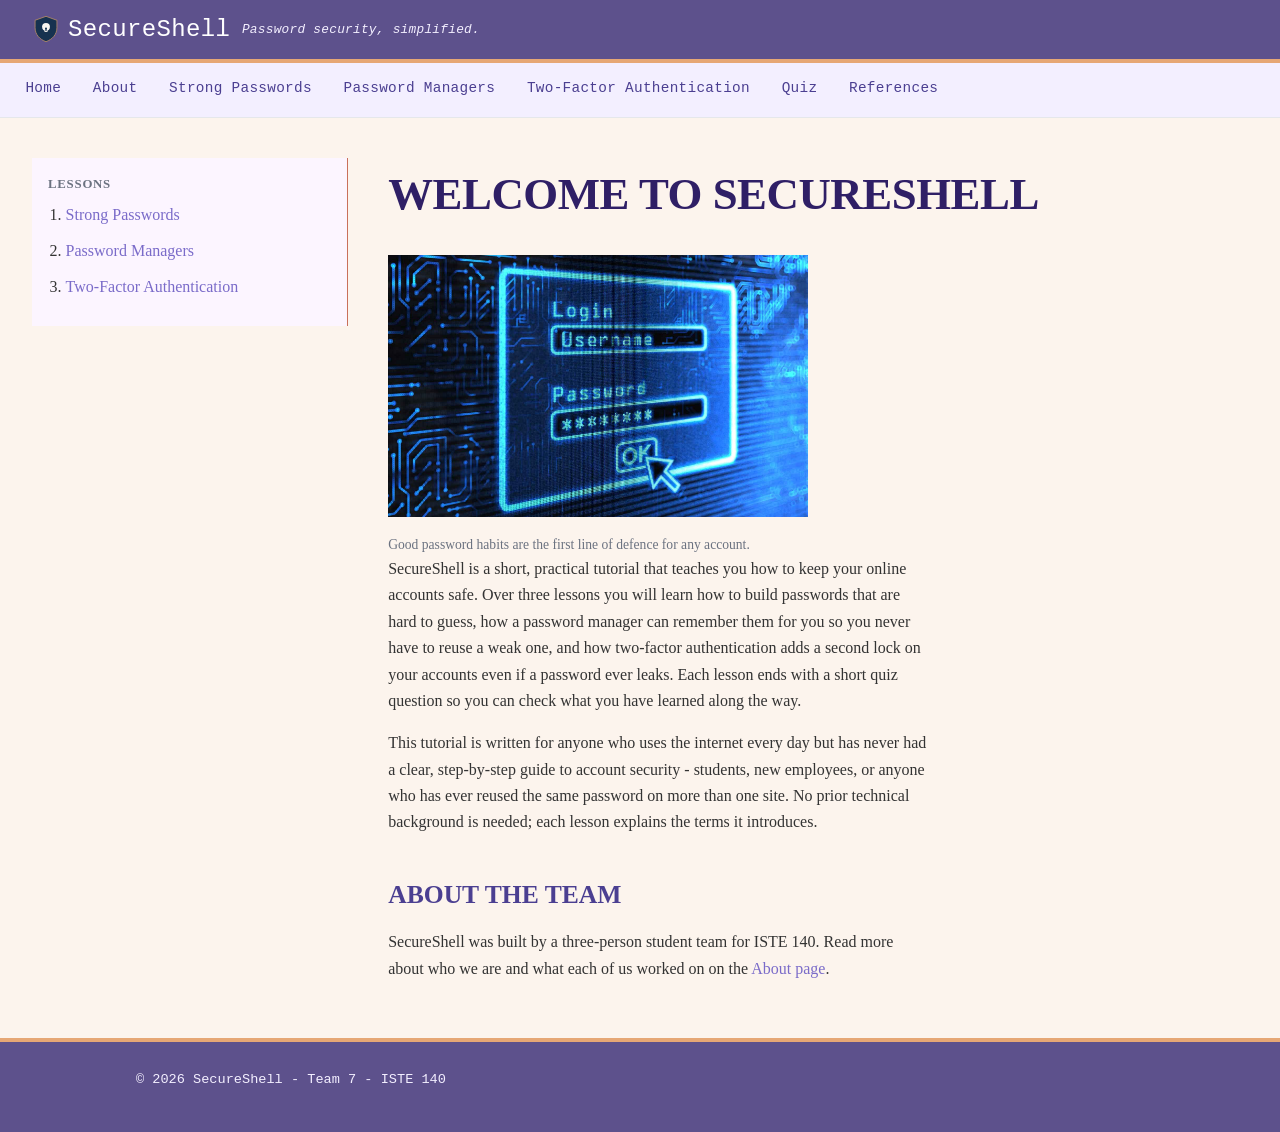
<file: index.html>
<!DOCTYPE html>
<html lang="en">
<head>
  <meta charset="utf-8">
  <meta name="viewport" content="width=device-width">
  <meta name="description" content="SecureShell is a beginner tutorial on password security: strong passwords, password managers and two-factor authentication.">
  <meta name="keywords" content="password security, cybersecurity, two-factor authentication, password managers">
  <meta name="author" content="SecureShell Team">
  <title>SecureShell - Password Security Training</title>
  <link rel="stylesheet" href="assets/css/style.css">
</head>
<body>

<header id="site_header">
  <img src="assets/media/logo.svg" alt="SecureShell logo">
  <h2 class="site_name">SecureShell</h2>
  <p class="tagline">Password security, simplified.</p>
</header>

<nav id="main_nav">
  <ul>
    <li><a href="index.html">Home</a></li>
    <li><a href="about.html">About</a></li>
    <li><a href="lesson_trisha.html">Strong Passwords</a></li>
    <li><a href="lesson_deekshita.html">Password Managers</a></li>
    <li><a href="lesson_catherine.html">Two-Factor Authentication</a></li>
    <li><a href="quiz.html">Quiz</a></li>
    <li><a href="references.html">References</a></li>
  </ul>
</nav>

<main>

  <section id="content">
    <h1>WELCOME TO SECURESHELL</h1>
    <figure>
      <img class="hero_image" src="assets/media/hero.jpg" alt="Close-up of a glowing on-screen login form with username and password fields">
      <figcaption>Good password habits are the first line of defence for any account.</figcaption>
    </figure>
    <p>
      SecureShell is a short, practical tutorial that teaches you how to keep your
      online accounts safe. Over three lessons you will learn how to build
      passwords that are hard to guess, how a password manager can remember
      them for you so you never have to reuse a weak one, and how two-factor
      authentication adds a second lock on your accounts even if a password
      ever leaks. Each lesson ends with a short quiz question so you can check
      what you have learned along the way.
    </p>
    <p>
      This tutorial is written for anyone who uses the internet every day but
      has never had a clear, step-by-step guide to account security -
      students, new employees, or anyone who has ever reused the same
      password on more than one site. No prior technical background is
      needed; each lesson explains the terms it introduces.
    </p>

    <h2>ABOUT THE TEAM</h2>
    <p>
      SecureShell was built by a three-person student team for ISTE 140.
      Read more about who we are and what each of us worked on on the
      <a href="about.html">About page</a>.
    </p>
  </section>

  <aside id="sidebar">
    <h2>LESSONS</h2>
    <ol>
      <li><a href="lesson_trisha.html">Strong Passwords</a></li>
      <li><a href="lesson_deekshita.html">Password Managers</a></li>
      <li><a href="lesson_catherine.html">Two-Factor Authentication</a></li>
    </ol>
  </aside>

</main>

<footer id="foot">
  <p>&copy; 2026 SecureShell - Team 7 - ISTE 140</p>
</footer>

</body>
</html>
</file>
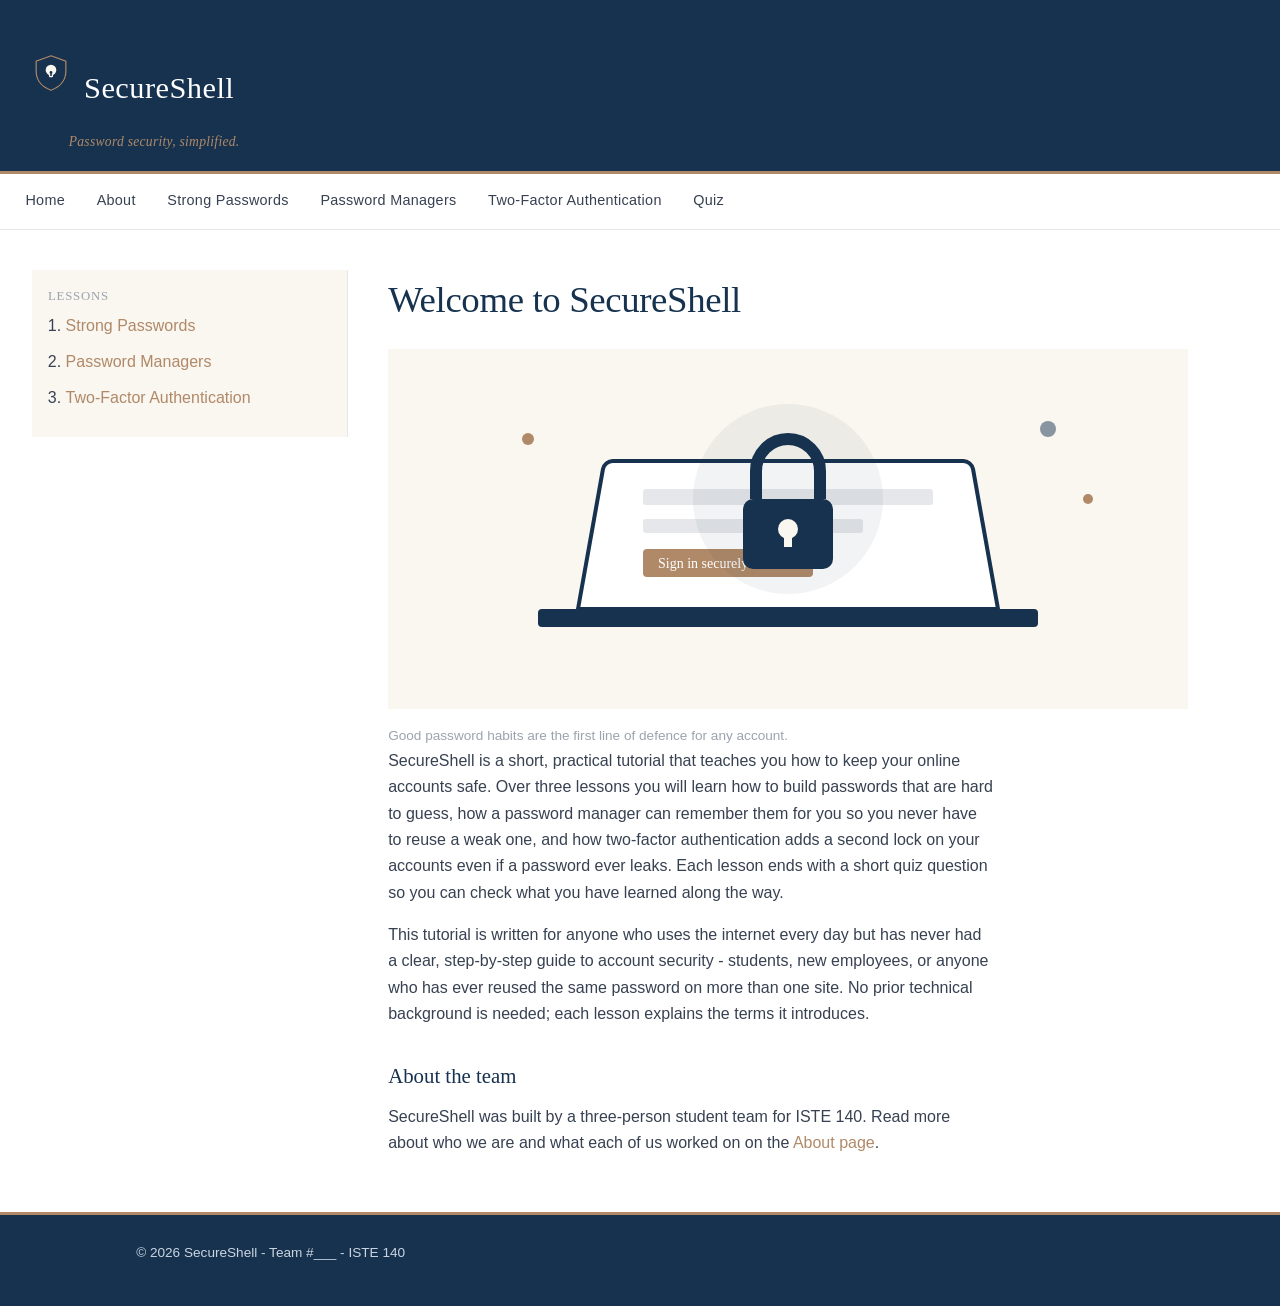
<file: secureshell/index.html>
<!DOCTYPE html>
<html lang="en">
<head>
  <meta charset="utf-8">
  <meta name="viewport" content="width=device-width, initial-scale=1.0">
  <meta name="description" content="SecureShell is a beginner tutorial on password security: strong passwords, password managers and two-factor authentication.">
  <meta name="keywords" content="password security, cybersecurity, two-factor authentication, password managers">
  <meta name="author" content="SecureShell Team">
  <title>SecureShell - Password Security Training</title>
  <link rel="stylesheet" href="assets/css/style.css">
</head>
<body>

<header id="site_header">
  <img src="assets/media/logo.svg" alt="SecureShell logo">
  <h2 class="site_name">SecureShell</h2>
  <p class="tagline">Password security, simplified.</p>
</header>

<nav id="main_nav">
  <ul>
    <li><a href="index.html">Home</a></li>
    <li><a href="about.html">About</a></li>
    <li><a href="lesson1.html">Strong Passwords</a></li>
    <li><a href="lesson2.html">Password Managers</a></li>
    <li><a href="lesson3.html">Two-Factor Authentication</a></li>
    <li><a href="quiz.html">Quiz</a></li>
  </ul>
</nav>

<main>

  <section id="content">
    <h1>Welcome to SecureShell</h1>
    <figure>
      <img class="hero_image" src="assets/media/hero.svg" alt="Illustration of a padlock protecting a laptop login screen">
      <figcaption>Good password habits are the first line of defence for any account.</figcaption>
    </figure>
    <p>
      SecureShell is a short, practical tutorial that teaches you how to keep your
      online accounts safe. Over three lessons you will learn how to build
      passwords that are hard to guess, how a password manager can remember
      them for you so you never have to reuse a weak one, and how two-factor
      authentication adds a second lock on your accounts even if a password
      ever leaks. Each lesson ends with a short quiz question so you can check
      what you have learned along the way.
    </p>
    <p>
      This tutorial is written for anyone who uses the internet every day but
      has never had a clear, step-by-step guide to account security -
      students, new employees, or anyone who has ever reused the same
      password on more than one site. No prior technical background is
      needed; each lesson explains the terms it introduces.
    </p>

    <h2>About the team</h2>
    <p>
      SecureShell was built by a three-person student team for ISTE 140.
      Read more about who we are and what each of us worked on on the
      <a href="about.html">About page</a>.
    </p>
  </section>

  <aside id="sidebar">
    <h2>Lessons</h2>
    <ol>
      <li><a href="lesson1.html">Strong Passwords</a></li>
      <li><a href="lesson2.html">Password Managers</a></li>
      <li><a href="lesson3.html">Two-Factor Authentication</a></li>
    </ol>
  </aside>

</main>

<footer id="foot">
  <p>&copy; 2026 SecureShell - Team #___ - ISTE 140</p>
</footer>

</body>
</html>
</file>
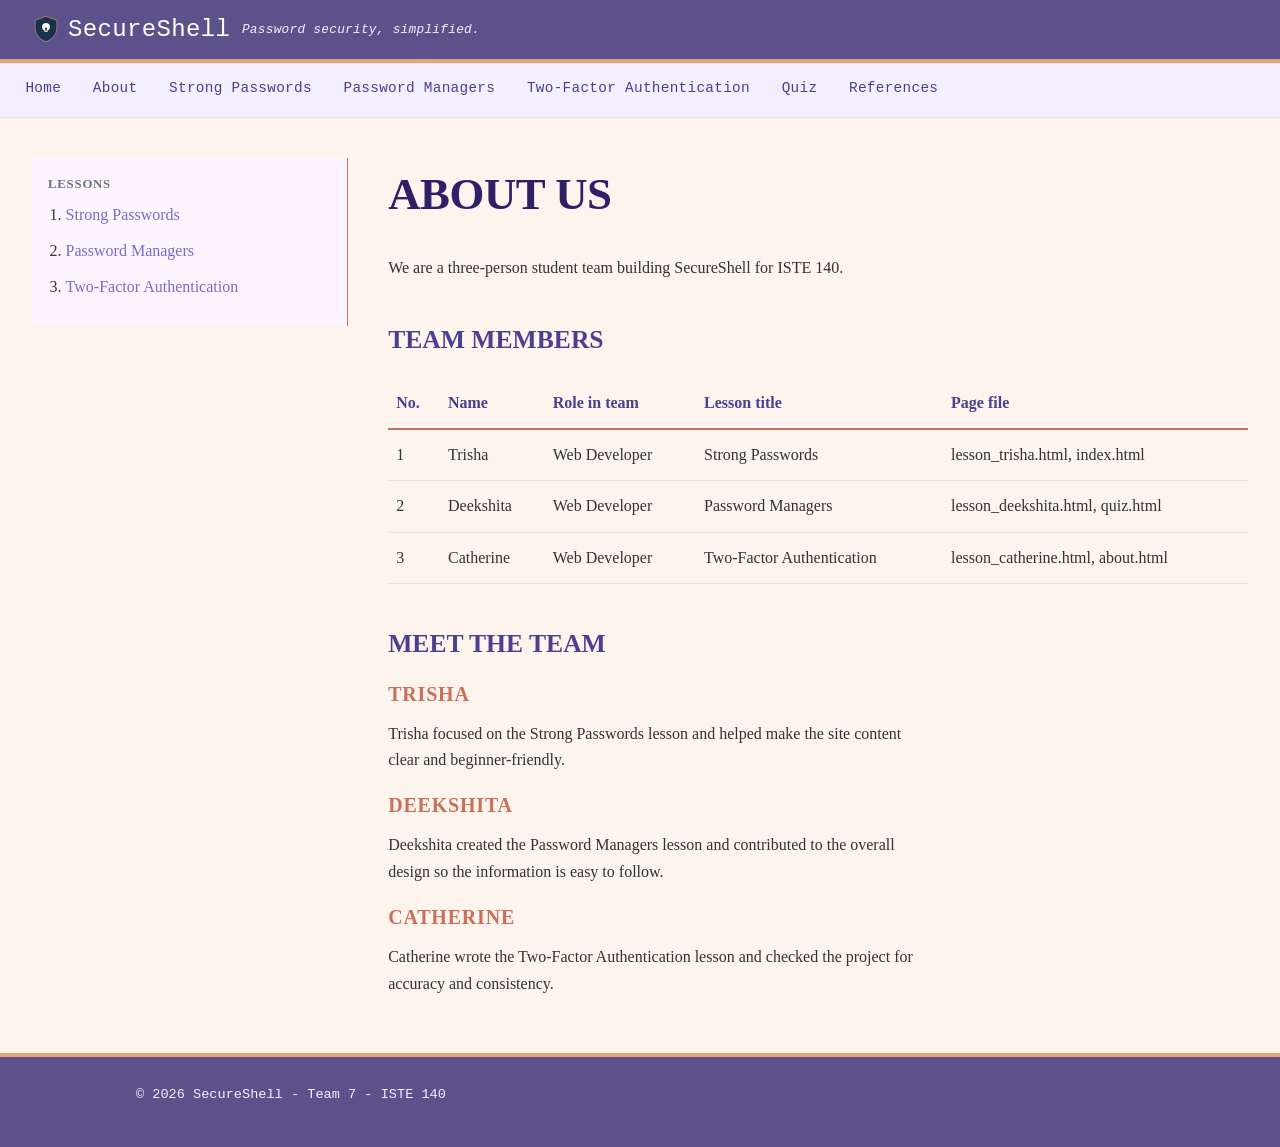
<file: about.html>
<!DOCTYPE html>
<html lang="en">
<head>
  <meta charset="utf-8">
  <meta name="viewport" content="width=device-width">
  <meta name="description" content="Meet the SecureShell team and see who wrote each lesson of this password security tutorial.">
  <meta name="keywords" content="password security, team, about, SecureShell">
  <meta name="author" content="SecureShell Team">
  <title>About | SecureShell</title>
  <link rel="stylesheet" href="assets/css/style.css">
</head>
<body>

<header id="site_header">
  <img src="assets/media/logo.svg" alt="SecureShell logo">
  <h2 class="site_name">SecureShell</h2>
  <p class="tagline">Password security, simplified.</p>
</header>

<nav id="main_nav">
  <ul>
    <li><a href="index.html">Home</a></li>
    <li><a href="about.html">About</a></li>
    <li><a href="lesson_trisha.html">Strong Passwords</a></li>
    <li><a href="lesson_deekshita.html">Password Managers</a></li>
    <li><a href="lesson_catherine.html">Two-Factor Authentication</a></li>
    <li><a href="quiz.html">Quiz</a></li>
    <li><a href="references.html">References</a></li>
  </ul>
</nav>

<main>

  <section id="content">
    <h1>ABOUT US</h1>
    <p>We are a three-person student team building SecureShell for ISTE 140.</p>

    <h2>TEAM MEMBERS</h2>
    <table>
      <thead>
      <tr>
        <th>No.</th>
        <th>Name</th>
        <th>Role in team</th>
        <th>Lesson title</th>
        <th>Page file</th>
      </tr>
      </thead>
      <tbody>
      <tr>
        <td>1</td>
        <td>Trisha</td>
        <td>Web Developer</td>
        <td>Strong Passwords</td>
        <td>lesson_trisha.html, index.html</td>
      </tr>
      <tr>
        <td>2</td>
        <td>Deekshita</td>
        <td>Web Developer</td>
        <td>Password Managers</td>
        <td>lesson_deekshita.html, quiz.html</td>
      </tr>
      <tr>
        <td>3</td>
        <td>Catherine</td>
        <td>Web Developer</td>
        <td>Two-Factor Authentication</td>
        <td>lesson_catherine.html, about.html</td>
      </tr>
      </tbody>
    </table>

    <h2>MEET THE TEAM</h2>

    <h3>TRISHA</h3>
    <p>Trisha focused on the Strong Passwords lesson and helped make the site content clear and beginner-friendly.</p>

    <h3>DEEKSHITA</h3>
    <p>Deekshita created the Password Managers lesson and contributed to the overall design so the information is easy to follow.</p>

    <h3>CATHERINE</h3>
    <p>Catherine wrote the Two-Factor Authentication lesson and checked the project for accuracy and consistency.</p>

  </section>

  <aside id="sidebar">
    <h2>LESSONS</h2>
    <ol>
      <li><a href="lesson_trisha.html">Strong Passwords</a></li>
      <li><a href="lesson_deekshita.html">Password Managers</a></li>
      <li><a href="lesson_catherine.html">Two-Factor Authentication</a></li>
    </ol>
  </aside>

</main>

<footer id="foot">
  <p>&copy; 2026 SecureShell - Team 7 - ISTE 140</p>
</footer>

</body>
</html>
</file>
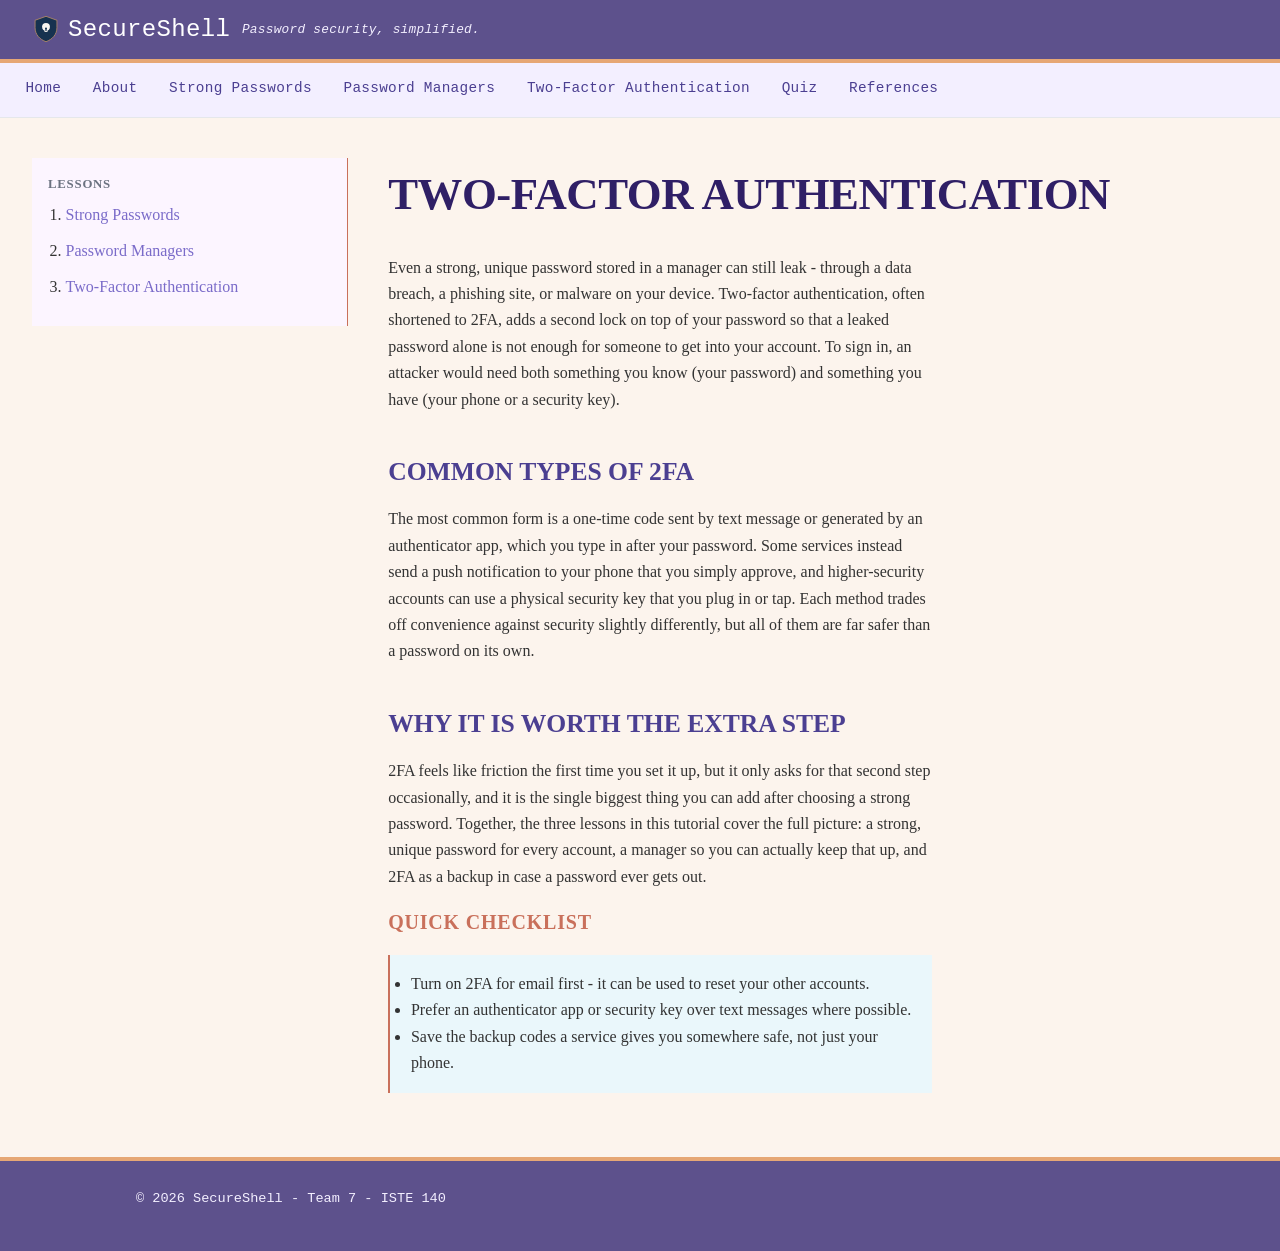
<file: lesson_catherine.html>
<!DOCTYPE html>
<html lang="en">
<head>
  <meta charset="utf-8">
  <meta name="viewport" content="width=device-width">
  <meta name="description" content="Two-Factor Authentication - part of the SecureShell password security tutorial.">
  <meta name="keywords" content="password security, Two-Factor Authentication, SecureShell">
  <meta name="author" content="SecureShell Team">
  <title>Two-Factor Authentication | SecureShell</title>
  <link rel="stylesheet" href="assets/css/style.css">
</head>
<body>

<header id="site_header">
  <img src="assets/media/logo.svg" alt="SecureShell logo">
  <h2 class="site_name">SecureShell</h2>
  <p class="tagline">Password security, simplified.</p>
</header>

<nav id="main_nav">
  <ul>
    <li><a href="index.html">Home</a></li>
    <li><a href="about.html">About</a></li>
    <li><a href="lesson_trisha.html">Strong Passwords</a></li>
    <li><a href="lesson_deekshita.html">Password Managers</a></li>
    <li><a href="lesson_catherine.html">Two-Factor Authentication</a></li>
    <li><a href="quiz.html">Quiz</a></li>
    <li><a href="references.html">References</a></li>
  </ul>
</nav>

<main>

  <section id="content">
    <h1>TWO-FACTOR AUTHENTICATION</h1>
    <p>
      Even a strong, unique password stored in a manager can still leak -
      through a data breach, a phishing site, or malware on your device.
      Two-factor authentication, often shortened to 2FA, adds a second
      lock on top of your password so that a leaked password alone is not
      enough for someone to get into your account. To sign in, an attacker
      would need both something you know (your password) and something you
      have (your phone or a security key).
    </p>

    <h2>COMMON TYPES OF 2FA</h2>
    <p>
      The most common form is a one-time code sent by text message or
      generated by an authenticator app, which you type in after your
      password. Some services instead send a push notification to your
      phone that you simply approve, and higher-security accounts can use
      a physical security key that you plug in or tap. Each method trades
      off convenience against security slightly differently, but all of
      them are far safer than a password on its own.
    </p>

    <h2>WHY IT IS WORTH THE EXTRA STEP</h2>
    <p>
      2FA feels like friction the first time you set it up, but it only
      asks for that second step occasionally, and it is the single biggest
      thing you can add after choosing a strong password. Together, the
      three lessons in this tutorial cover the full picture: a strong,
      unique password for every account, a manager so you can actually
      keep that up, and 2FA as a backup in case a password ever gets out.
    </p>

    <h3>QUICK CHECKLIST</h3>
    <ul class="callout">
      <li>Turn on 2FA for email first - it can be used to reset your other accounts.</li>
      <li>Prefer an authenticator app or security key over text messages where possible.</li>
      <li>Save the backup codes a service gives you somewhere safe, not just your phone.</li>
    </ul>
  </section>

  <aside id="sidebar">
    <h2>LESSONS</h2>
    <ol>
      <li><a href="lesson_trisha.html">Strong Passwords</a></li>
      <li><a href="lesson_deekshita.html">Password Managers</a></li>
      <li><a href="lesson_catherine.html">Two-Factor Authentication</a></li>
    </ol>
  </aside>

</main>

<footer id="foot">
  <p>&copy; 2026 SecureShell - Team 7 - ISTE 140</p>
</footer>

</body>
</html>
</file>
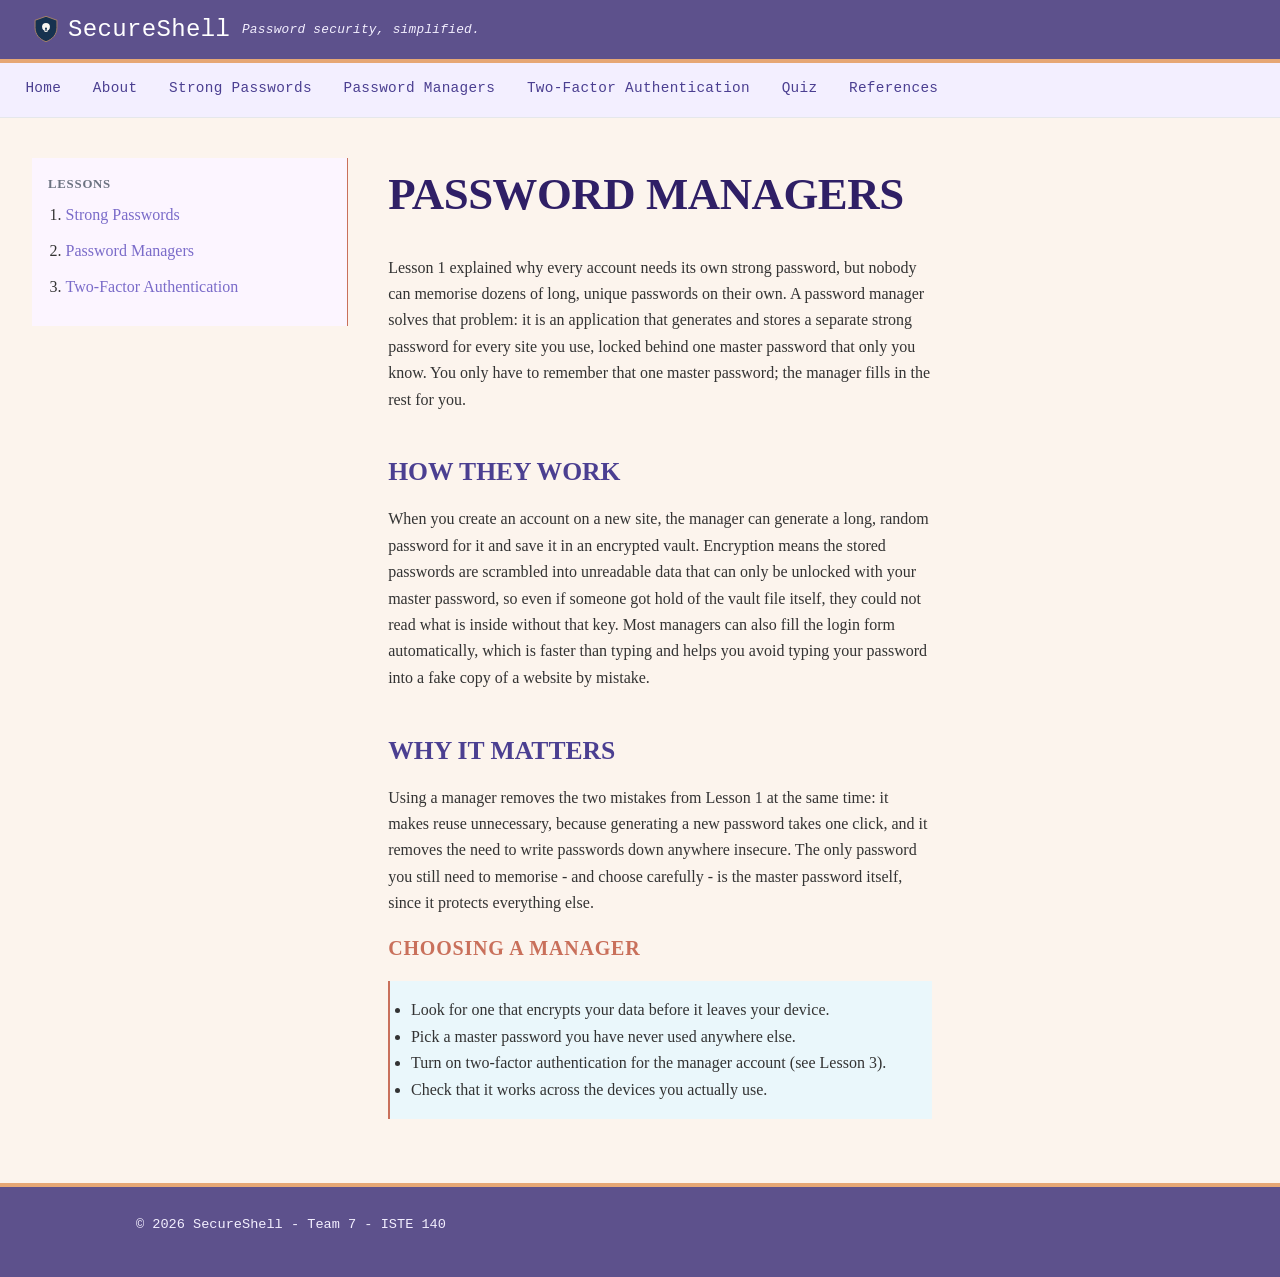
<file: lesson_deekshita.html>
<!DOCTYPE html>
<html lang="en">
<head>
  <meta charset="utf-8">
  <meta name="viewport" content="width=device-width">
  <meta name="description" content="Password Managers - part of the SecureShell password security tutorial.">
  <meta name="keywords" content="password security, Password Managers, SecureShell">
  <meta name="author" content="SecureShell Team">
  <title>Password Managers | SecureShell</title>
  <link rel="stylesheet" href="assets/css/style.css">
</head>
<body>

<header id="site_header">
  <img src="assets/media/logo.svg" alt="SecureShell logo">
  <h2 class="site_name">SecureShell</h2>
  <p class="tagline">Password security, simplified.</p>
</header>

<nav id="main_nav">
  <ul>
    <li><a href="index.html">Home</a></li>
    <li><a href="about.html">About</a></li>
    <li><a href="lesson_trisha.html">Strong Passwords</a></li>
    <li><a href="lesson_deekshita.html">Password Managers</a></li>
    <li><a href="lesson_catherine.html">Two-Factor Authentication</a></li>
    <li><a href="quiz.html">Quiz</a></li>
    <li><a href="references.html">References</a></li>
  </ul>
</nav>

<main>

  <section id="content">
    <h1>PASSWORD MANAGERS</h1>
    <p>
      Lesson 1 explained why every account needs its own strong password,
      but nobody can memorise dozens of long, unique passwords on their
      own. A password manager solves that problem: it is an application
      that generates and stores a separate strong password for every site
      you use, locked behind one master password that only you know. You
      only have to remember that one master password; the manager fills
      in the rest for you.
    </p>

    <h2>HOW THEY WORK</h2>
    <p>
      When you create an account on a new site, the manager can generate a
      long, random password for it and save it in an encrypted vault.
      Encryption means the stored passwords are scrambled into unreadable
      data that can only be unlocked with your master password, so even if
      someone got hold of the vault file itself, they could not read what
      is inside without that key. Most managers can also fill the login
      form automatically, which is faster than typing and helps you avoid
      typing your password into a fake copy of a website by mistake.
    </p>

    <h2>WHY IT MATTERS</h2>
    <p>
      Using a manager removes the two mistakes from Lesson 1 at the same
      time: it makes reuse unnecessary, because generating a new password
      takes one click, and it removes the need to write passwords down
      anywhere insecure. The only password you still need to memorise -
      and choose carefully - is the master password itself, since it
      protects everything else.
    </p>

    <h3>CHOOSING A MANAGER</h3>
    <ul class="callout">
      <li>Look for one that encrypts your data before it leaves your device.</li>
      <li>Pick a master password you have never used anywhere else.</li>
      <li>Turn on two-factor authentication for the manager account (see Lesson 3).</li>
      <li>Check that it works across the devices you actually use.</li>
    </ul>
  </section>

  <aside id="sidebar">
    <h2>LESSONS</h2>
    <ol>
      <li><a href="lesson_trisha.html">Strong Passwords</a></li>
      <li><a href="lesson_deekshita.html">Password Managers</a></li>
      <li><a href="lesson_catherine.html">Two-Factor Authentication</a></li>
    </ol>
  </aside>

</main>

<footer id="foot">
  <p>&copy; 2026 SecureShell - Team 7 - ISTE 140</p>
</footer>

</body>
</html>
</file>
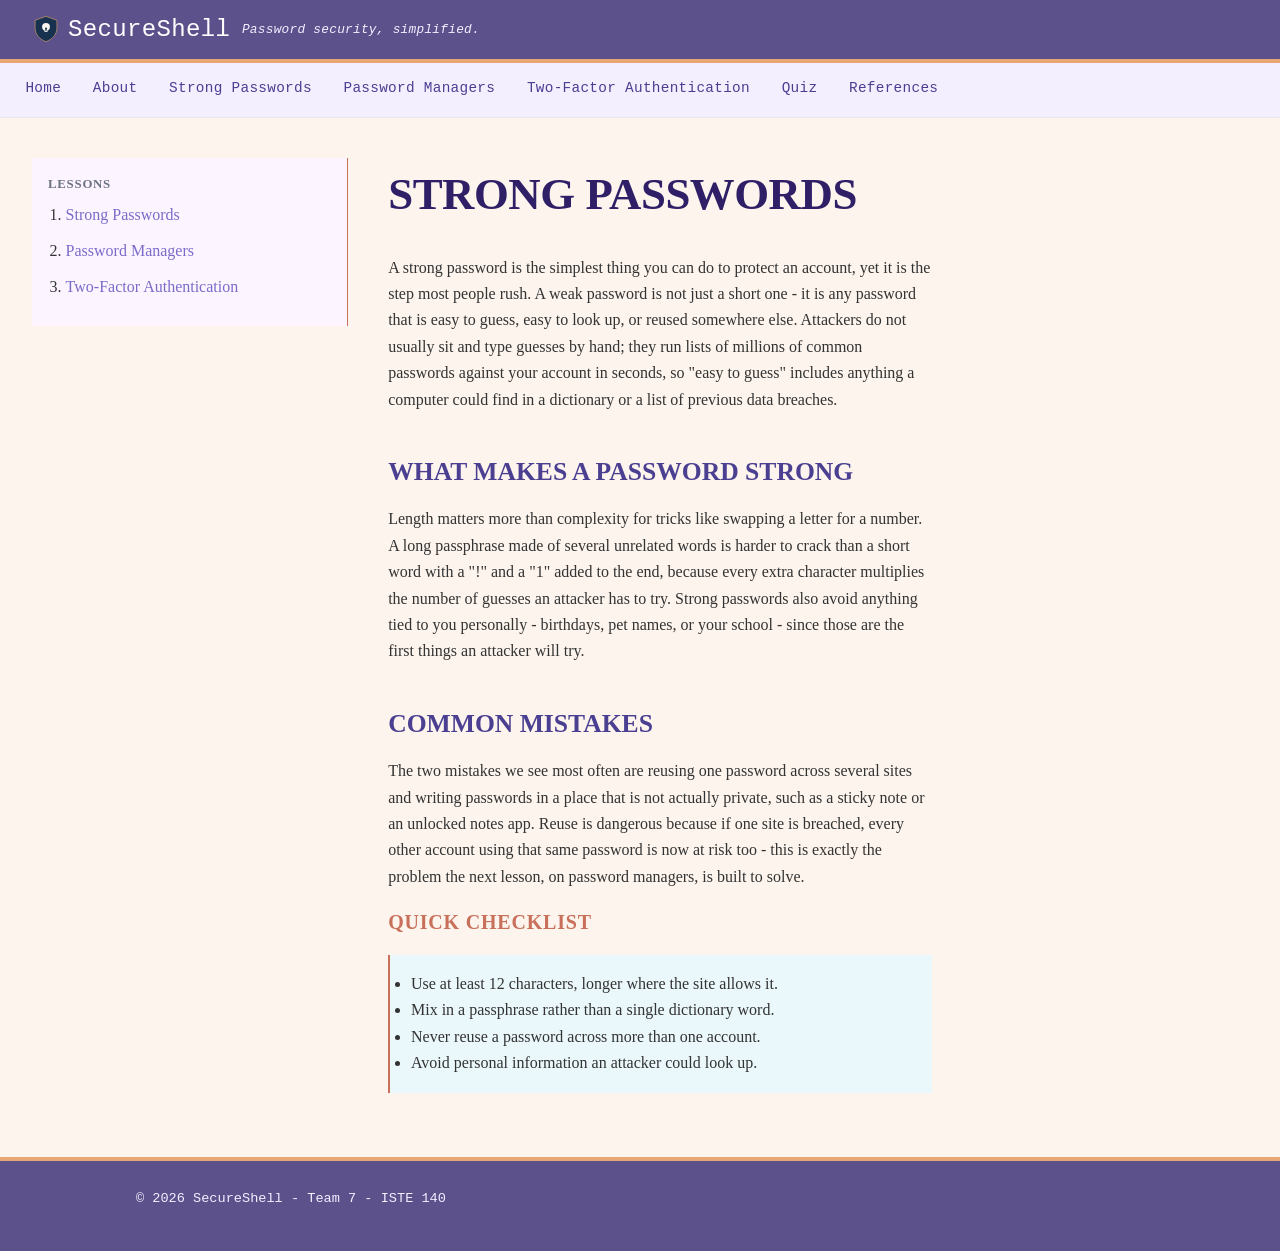
<file: lesson_trisha.html>
<!DOCTYPE html>
<html lang="en">
<head>
  <meta charset="utf-8">
  <meta name="viewport" content="width=device-width">
  <meta name="description" content="Strong Passwords - part of the SecureShell password security tutorial.">
  <meta name="keywords" content="password security, Strong Passwords, SecureShell">
  <meta name="author" content="SecureShell Team">
  <title>Strong Passwords | SecureShell</title>
  <link rel="stylesheet" href="assets/css/style.css">
</head>
<body>

<header id="site_header">
  <img src="assets/media/logo.svg" alt="SecureShell logo">
  <h2 class="site_name">SecureShell</h2>
  <p class="tagline">Password security, simplified.</p>
</header>

<nav id="main_nav">
  <ul>
    <li><a href="index.html">Home</a></li>
    <li><a href="about.html">About</a></li>
    <li><a href="lesson_trisha.html">Strong Passwords</a></li>
    <li><a href="lesson_deekshita.html">Password Managers</a></li>
    <li><a href="lesson_catherine.html">Two-Factor Authentication</a></li>
    <li><a href="quiz.html">Quiz</a></li>
    <li><a href="references.html">References</a></li>
  </ul>
</nav>

<main>

  <section id="content">
    <h1>STRONG PASSWORDS</h1>
    <p>
      A strong password is the simplest thing you can do to protect an
      account, yet it is the step most people rush. A weak password is not
      just a short one - it is any password that is easy to guess, easy to
      look up, or reused somewhere else. Attackers do not usually sit and
      type guesses by hand; they run lists of millions of common passwords
      against your account in seconds, so "easy to guess" includes anything
      a computer could find in a dictionary or a list of previous data
      breaches.
    </p>

    <h2>WHAT MAKES A PASSWORD STRONG</h2>
    <p>
      Length matters more than complexity for tricks like swapping a letter
      for a number. A long passphrase made of several unrelated words is
      harder to crack than a short word with a "!" and a "1" added to the
      end, because every extra character multiplies the number of guesses
      an attacker has to try. Strong passwords also avoid anything tied to
      you personally - birthdays, pet names, or your school - since those
      are the first things an attacker will try.
    </p>

    <h2>COMMON MISTAKES</h2>
    <p>
      The two mistakes we see most often are reusing one password across
      several sites and writing passwords in a place that is not actually
      private, such as a sticky note or an unlocked notes app. Reuse is
      dangerous because if one site is breached, every other account using
      that same password is now at risk too - this is exactly the problem
      the next lesson, on password managers, is built to solve.
    </p>

    <h3>QUICK CHECKLIST</h3>
    <ul class="callout">
      <li>Use at least 12 characters, longer where the site allows it.</li>
      <li>Mix in a passphrase rather than a single dictionary word.</li>
      <li>Never reuse a password across more than one account.</li>
      <li>Avoid personal information an attacker could look up.</li>
    </ul>
  </section>

  <aside id="sidebar">
    <h2>LESSONS</h2>
    <ol>
      <li><a href="lesson_trisha.html">Strong Passwords</a></li>
      <li><a href="lesson_deekshita.html">Password Managers</a></li>
      <li><a href="lesson_catherine.html">Two-Factor Authentication</a></li>
    </ol>
  </aside>

</main>

<footer id="foot">
  <p>&copy; 2026 SecureShell - Team 7 - ISTE 140</p>
</footer>

</body>
</html>
</file>
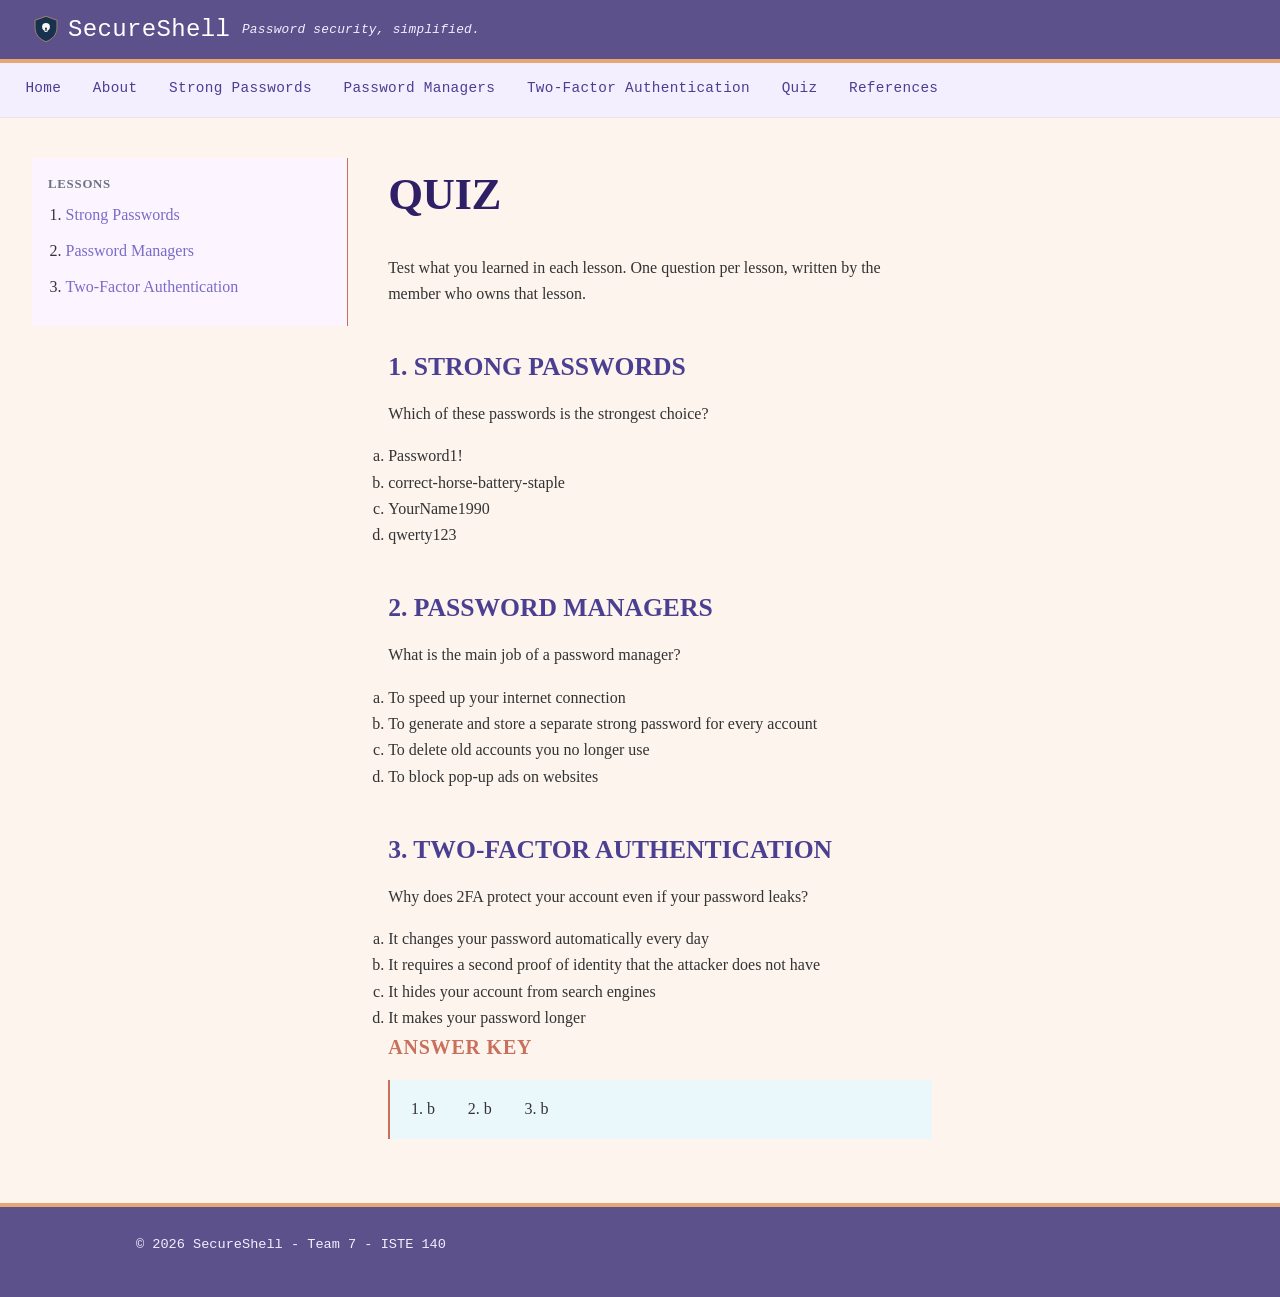
<file: quiz.html>
<!DOCTYPE html>
<html lang="en">
<head>
  <meta charset="utf-8">
  <meta name="viewport" content="width=device-width">
  <meta name="description" content="Quiz - part of the SecureShell password security tutorial.">
  <meta name="keywords" content="password security, Quiz, SecureShell">
  <meta name="author" content="SecureShell Team">
  <title>Quiz | SecureShell</title>
  <link rel="stylesheet" href="assets/css/style.css">
</head>
<body>

<header id="site_header">
  <img src="assets/media/logo.svg" alt="SecureShell logo">
  <h2 class="site_name">SecureShell</h2>
  <p class="tagline">Password security, simplified.</p>
</header>

<nav id="main_nav">
  <ul>
    <li><a href="index.html">Home</a></li>
    <li><a href="about.html">About</a></li>
    <li><a href="lesson_trisha.html">Strong Passwords</a></li>
    <li><a href="lesson_deekshita.html">Password Managers</a></li>
    <li><a href="lesson_catherine.html">Two-Factor Authentication</a></li>
    <li><a href="quiz.html">Quiz</a></li>
    <li><a href="references.html">References</a></li>
  </ul>
</nav>

<main>

  <section id="content">
    <h1>QUIZ</h1>
    <p>Test what you learned in each lesson. One question per lesson, written by the member who owns that lesson.</p>

    <h2>1. STRONG PASSWORDS</h2>
    <p>Which of these passwords is the strongest choice?</p>
    <ol type="a">
      <li>Password1!</li>
      <li>correct-horse-battery-staple</li>
      <li>YourName1990</li>
      <li>qwerty123</li>
    </ol>

    <h2>2. PASSWORD MANAGERS</h2>
    <p>What is the main job of a password manager?</p>
    <ol type="a">
      <li>To speed up your internet connection</li>
      <li>To generate and store a separate strong password for every account</li>
      <li>To delete old accounts you no longer use</li>
      <li>To block pop-up ads on websites</li>
    </ol>

    <h2>3. TWO-FACTOR AUTHENTICATION</h2>
    <p>Why does 2FA protect your account even if your password leaks?</p>
    <ol type="a">
      <li>It changes your password automatically every day</li>
      <li>It requires a second proof of identity that the attacker does not have</li>
      <li>It hides your account from search engines</li>
      <li>It makes your password longer</li>
    </ol>

    <h3>ANSWER KEY</h3>
    <p class="callout answer_key">
      <span>1. b</span>
      <span>2. b</span>
      <span>3. b</span>
    </p>
  </section>

  <aside id="sidebar">
    <h2>LESSONS</h2>
    <ol>
      <li><a href="lesson_trisha.html">Strong Passwords</a></li>
      <li><a href="lesson_deekshita.html">Password Managers</a></li>
      <li><a href="lesson_catherine.html">Two-Factor Authentication</a></li>
    </ol>
  </aside>

</main>

<footer id="foot">
  <p>&copy; 2026 SecureShell - Team 7 - ISTE 140</p>
</footer>

</body>
</html>
</file>
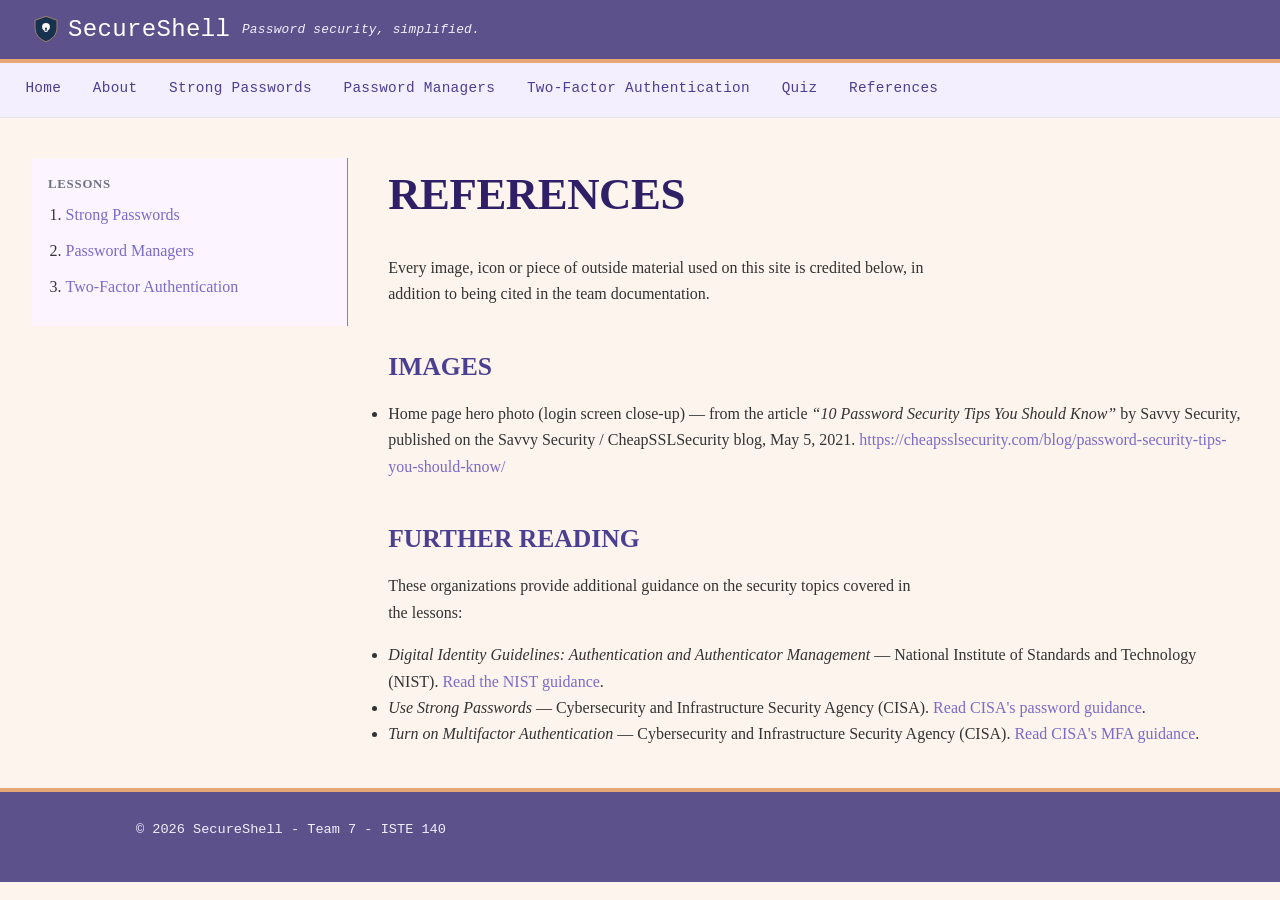
<file: references.html>
<!DOCTYPE html>
<html lang="en">
<head>
  <meta charset="utf-8">
  <meta name="viewport" content="width=device-width">
  <meta name="description" content="Sources and images credited by the SecureShell password security tutorial.">
  <meta name="keywords" content="password security, references, credits, SecureShell">
  <meta name="author" content="SecureShell Team">
  <title>References | SecureShell</title>
  <link rel="stylesheet" href="assets/css/style.css">
</head>
<body>

<header id="site_header">
  <img src="assets/media/logo.svg" alt="SecureShell logo">
  <h2 class="site_name">SecureShell</h2>
  <p class="tagline">Password security, simplified.</p>
</header>

<nav id="main_nav">
  <ul>
    <li><a href="index.html">Home</a></li>
    <li><a href="about.html">About</a></li>
    <li><a href="lesson_trisha.html">Strong Passwords</a></li>
    <li><a href="lesson_deekshita.html">Password Managers</a></li>
    <li><a href="lesson_catherine.html">Two-Factor Authentication</a></li>
    <li><a href="quiz.html">Quiz</a></li>
    <li><a href="references.html">References</a></li>
  </ul>
</nav>

<main>

  <section id="content">
    <h1>REFERENCES</h1>
    <p>
      Every image, icon or piece of outside material used on this site is
      credited below, in addition to being cited in the team documentation.
    </p>

    <h2>IMAGES</h2>
    <ul>
      <li>
        Home page hero photo (login screen close-up) &mdash; from the article
        <cite>&ldquo;10 Password Security Tips You Should Know&rdquo;</cite>
        by Savvy Security, published on the Savvy Security / CheapSSLSecurity
        blog, May 5, 2021.
        <a href="https://cheapsslsecurity.com/blog/password-security-tips-you-should-know/">https://cheapsslsecurity.com/blog/password-security-tips-you-should-know/</a>
      </li>
    </ul>

    <h2>FURTHER READING</h2>
    <p>These organizations provide additional guidance on the security topics covered in the lessons:</p>
    <ul>
      <li>
        <cite>Digital Identity Guidelines: Authentication and Authenticator Management</cite>
        &mdash; National Institute of Standards and Technology (NIST).
        <a href="https://pages.nist.gov/800-63-4/sp800-63b.html">Read the NIST guidance</a>.
      </li>
      <li>
        <cite>Use Strong Passwords</cite> &mdash; Cybersecurity and Infrastructure Security Agency (CISA).
        <a href="https://www.cisa.gov/secure-our-world/use-strong-passwords">Read CISA's password guidance</a>.
      </li>
      <li>
        <cite>Turn on Multifactor Authentication</cite> &mdash; Cybersecurity and Infrastructure Security Agency (CISA).
        <a href="https://www.cisa.gov/secure-our-world/turn-mfa">Read CISA's MFA guidance</a>.
      </li>
    </ul>

  </section>

  <aside id="sidebar">
    <h2>LESSONS</h2>
    <ol>
      <li><a href="lesson_trisha.html">Strong Passwords</a></li>
      <li><a href="lesson_deekshita.html">Password Managers</a></li>
      <li><a href="lesson_catherine.html">Two-Factor Authentication</a></li>
    </ol>
  </aside>

</main>

<footer id="foot">
  <p>&copy; 2026 SecureShell - Team 7 - ISTE 140</p>
</footer>

</body>
</html>
</file>
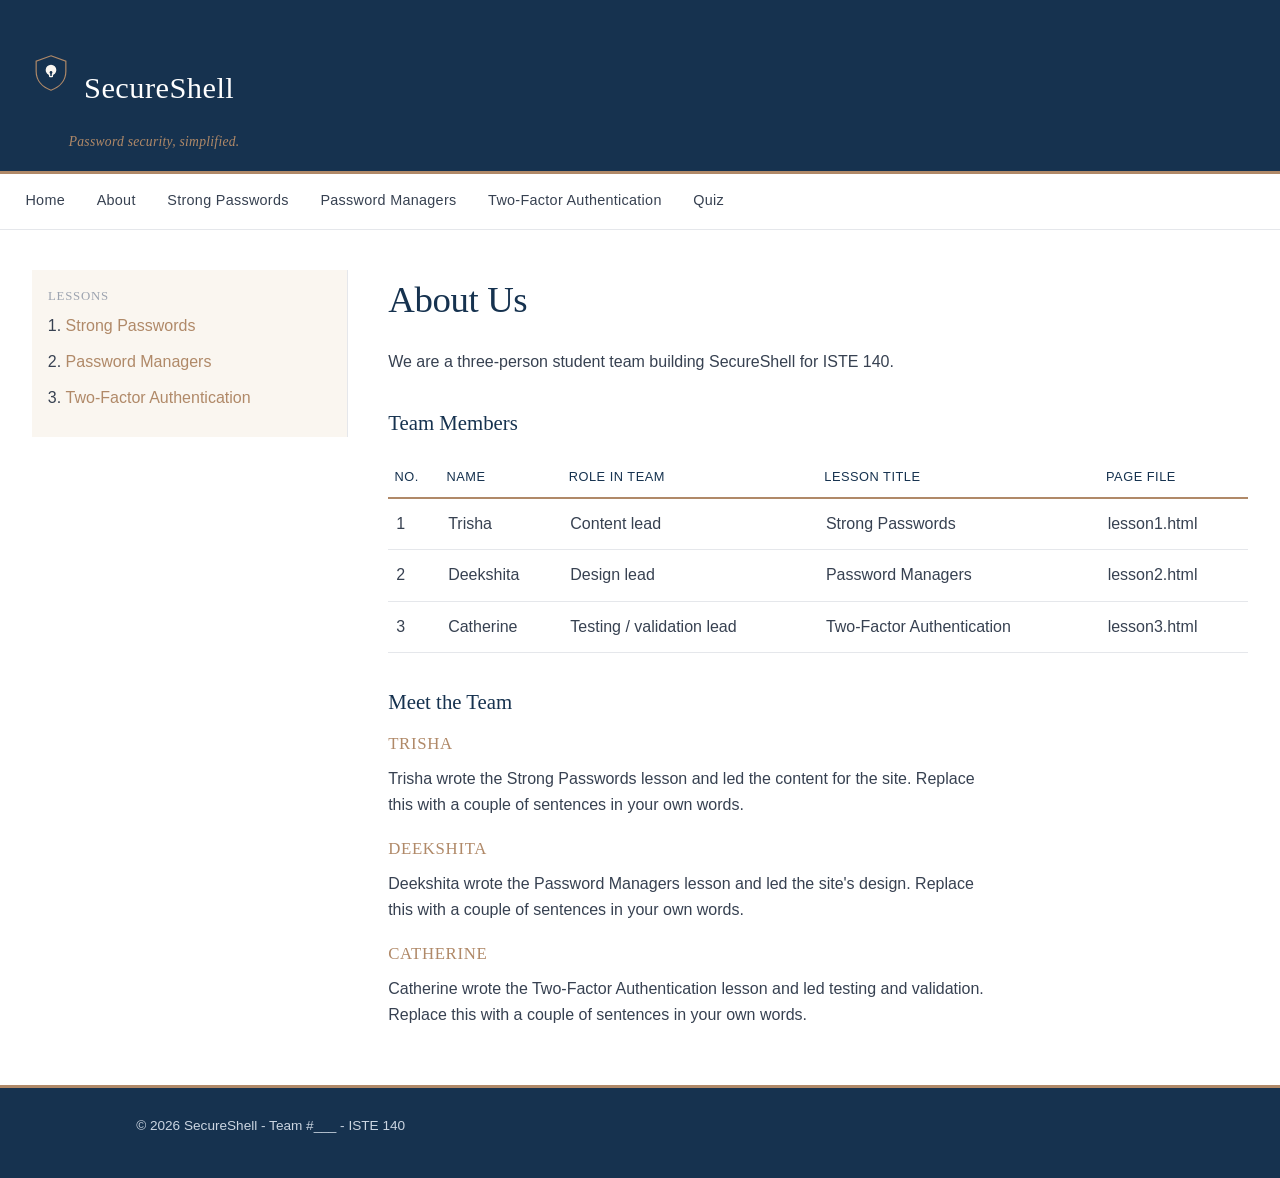
<file: secureshell/about.html>
<!DOCTYPE html>
<html lang="en">
<head>
  <meta charset="utf-8">
  <meta name="viewport" content="width=device-width, initial-scale=1.0">
  <meta name="description" content="Meet the SecureShell team and see who wrote each lesson of this password security tutorial.">
  <meta name="keywords" content="password security, team, about, SecureShell">
  <meta name="author" content="SecureShell Team">
  <title>About | SecureShell</title>
  <link rel="stylesheet" href="assets/css/style.css">
</head>
<body>

<header id="site_header">
  <img src="assets/media/logo.svg" alt="SecureShell logo">
  <h2 class="site_name">SecureShell</h2>
  <p class="tagline">Password security, simplified.</p>
</header>

<nav id="main_nav">
  <ul>
    <li><a href="index.html">Home</a></li>
    <li><a href="about.html">About</a></li>
    <li><a href="lesson1.html">Strong Passwords</a></li>
    <li><a href="lesson2.html">Password Managers</a></li>
    <li><a href="lesson3.html">Two-Factor Authentication</a></li>
    <li><a href="quiz.html">Quiz</a></li>
  </ul>
</nav>

<main>

  <section id="content">
    <h1>About Us</h1>
    <p>We are a three-person student team building SecureShell for ISTE 140.</p>

    <h2>Team Members</h2>
    <table>
      <thead>
      <tr>
        <th>No.</th>
        <th>Name</th>
        <th>Role in team</th>
        <th>Lesson title</th>
        <th>Page file</th>
      </tr>
      </thead>
      <tbody>
      <tr>
        <td>1</td>
        <td>Trisha</td>
        <td>Content lead</td>
        <td>Strong Passwords</td>
        <td>lesson1.html</td>
      </tr>
      <tr>
        <td>2</td>
        <td>Deekshita</td>
        <td>Design lead</td>
        <td>Password Managers</td>
        <td>lesson2.html</td>
      </tr>
      <tr>
        <td>3</td>
        <td>Catherine</td>
        <td>Testing / validation lead</td>
        <td>Two-Factor Authentication</td>
        <td>lesson3.html</td>
      </tr>
      </tbody>
    </table>

    <h2>Meet the Team</h2>

    <h3>Trisha</h3>
    <p>Trisha wrote the Strong Passwords lesson and led the content for the site. Replace this with a couple of sentences in your own words.</p>

    <h3>Deekshita</h3>
    <p>Deekshita wrote the Password Managers lesson and led the site's design. Replace this with a couple of sentences in your own words.</p>

    <h3>Catherine</h3>
    <p>Catherine wrote the Two-Factor Authentication lesson and led testing and validation. Replace this with a couple of sentences in your own words.</p>

  </section>

  <aside id="sidebar">
    <h2>Lessons</h2>
    <ol>
      <li><a href="lesson1.html">Strong Passwords</a></li>
      <li><a href="lesson2.html">Password Managers</a></li>
      <li><a href="lesson3.html">Two-Factor Authentication</a></li>
    </ol>
  </aside>

</main>

<footer id="foot">
  <p>&copy; 2026 SecureShell - Team #___ - ISTE 140</p>
</footer>

</body>
</html>
</file>
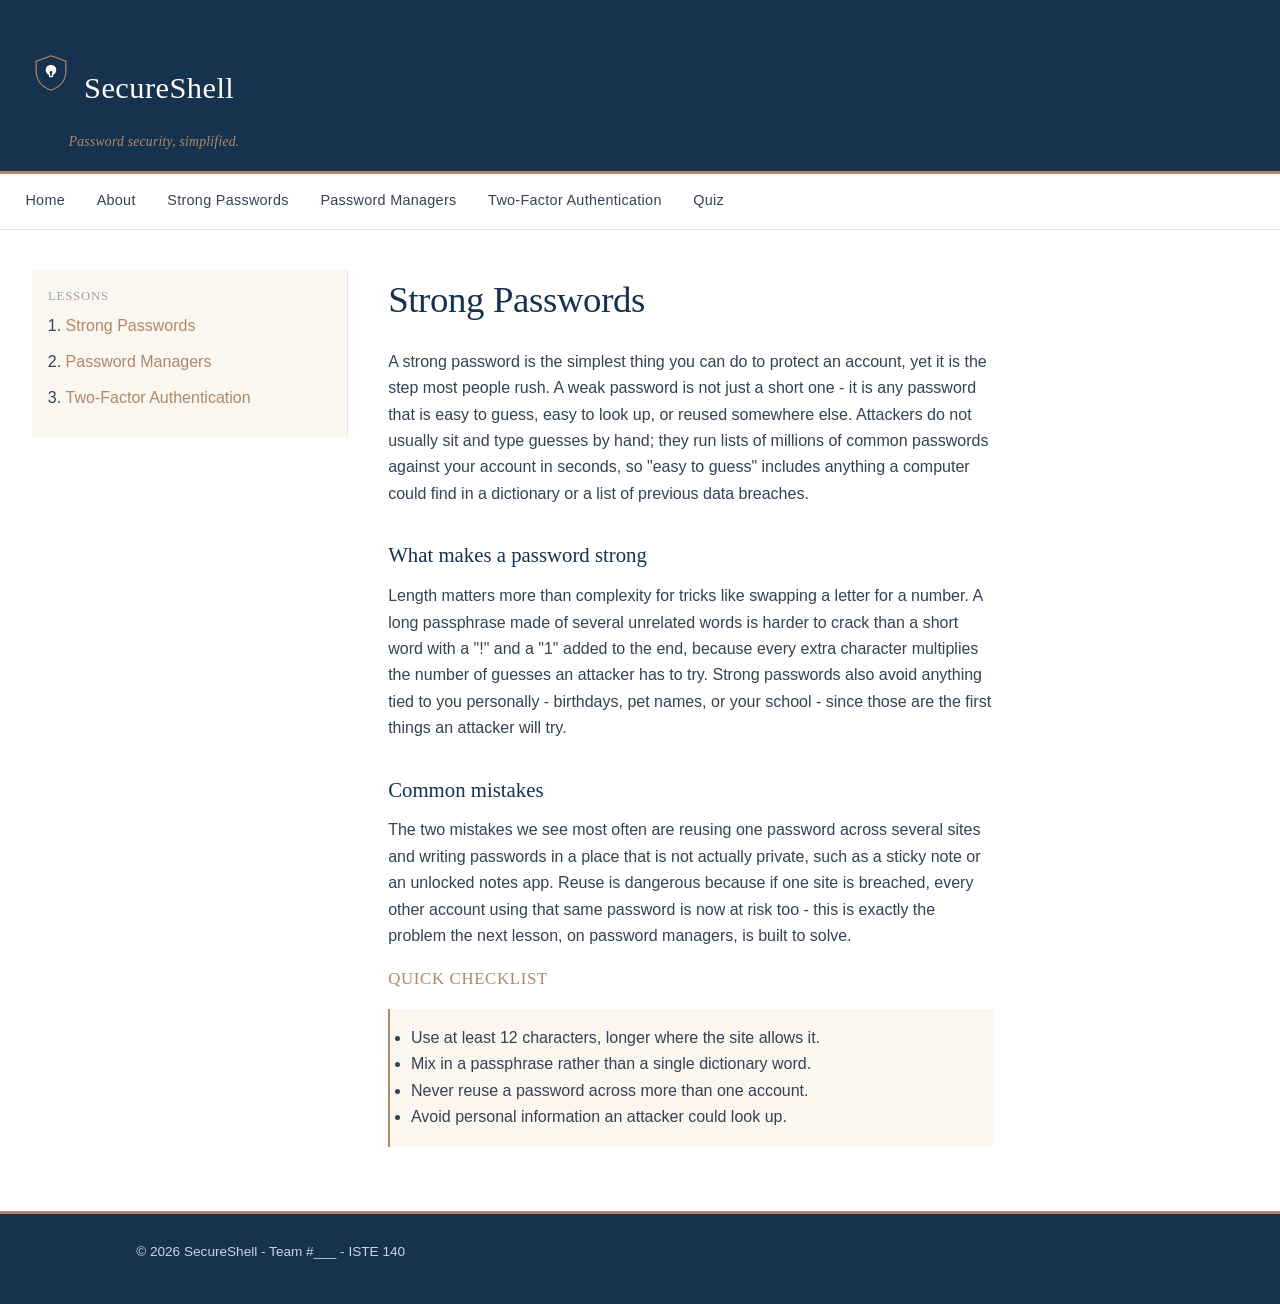
<file: secureshell/lesson1.html>
<!DOCTYPE html>
<html lang="en">
<head>
  <meta charset="utf-8">
  <meta name="viewport" content="width=device-width, initial-scale=1.0">
  <meta name="description" content="Strong Passwords - part of the SecureShell password security tutorial.">
  <meta name="keywords" content="password security, Strong Passwords, SecureShell">
  <meta name="author" content="SecureShell Team">
  <title>Strong Passwords | SecureShell</title>
  <link rel="stylesheet" href="assets/css/style.css">
</head>
<body>

<header id="site_header">
  <img src="assets/media/logo.svg" alt="SecureShell logo">
  <h2 class="site_name">SecureShell</h2>
  <p class="tagline">Password security, simplified.</p>
</header>

<nav id="main_nav">
  <ul>
    <li><a href="index.html">Home</a></li>
    <li><a href="about.html">About</a></li>
    <li><a href="lesson1.html">Strong Passwords</a></li>
    <li><a href="lesson2.html">Password Managers</a></li>
    <li><a href="lesson3.html">Two-Factor Authentication</a></li>
    <li><a href="quiz.html">Quiz</a></li>
  </ul>
</nav>

<main>

  <section id="content">
    <h1>Strong Passwords</h1>
    <p>
      A strong password is the simplest thing you can do to protect an
      account, yet it is the step most people rush. A weak password is not
      just a short one - it is any password that is easy to guess, easy to
      look up, or reused somewhere else. Attackers do not usually sit and
      type guesses by hand; they run lists of millions of common passwords
      against your account in seconds, so "easy to guess" includes anything
      a computer could find in a dictionary or a list of previous data
      breaches.
    </p>

    <h2>What makes a password strong</h2>
    <p>
      Length matters more than complexity for tricks like swapping a letter
      for a number. A long passphrase made of several unrelated words is
      harder to crack than a short word with a "!" and a "1" added to the
      end, because every extra character multiplies the number of guesses
      an attacker has to try. Strong passwords also avoid anything tied to
      you personally - birthdays, pet names, or your school - since those
      are the first things an attacker will try.
    </p>

    <h2>Common mistakes</h2>
    <p>
      The two mistakes we see most often are reusing one password across
      several sites and writing passwords in a place that is not actually
      private, such as a sticky note or an unlocked notes app. Reuse is
      dangerous because if one site is breached, every other account using
      that same password is now at risk too - this is exactly the problem
      the next lesson, on password managers, is built to solve.
    </p>

    <h3>Quick checklist</h3>
    <ul class="callout">
      <li>Use at least 12 characters, longer where the site allows it.</li>
      <li>Mix in a passphrase rather than a single dictionary word.</li>
      <li>Never reuse a password across more than one account.</li>
      <li>Avoid personal information an attacker could look up.</li>
    </ul>
  </section>

  <aside id="sidebar">
    <h2>Lessons</h2>
    <ol>
      <li><a href="lesson1.html">Strong Passwords</a></li>
      <li><a href="lesson2.html">Password Managers</a></li>
      <li><a href="lesson3.html">Two-Factor Authentication</a></li>
    </ol>
  </aside>

</main>

<footer id="foot">
  <p>&copy; 2026 SecureShell - Team #___ - ISTE 140</p>
</footer>

</body>
</html>
</file>
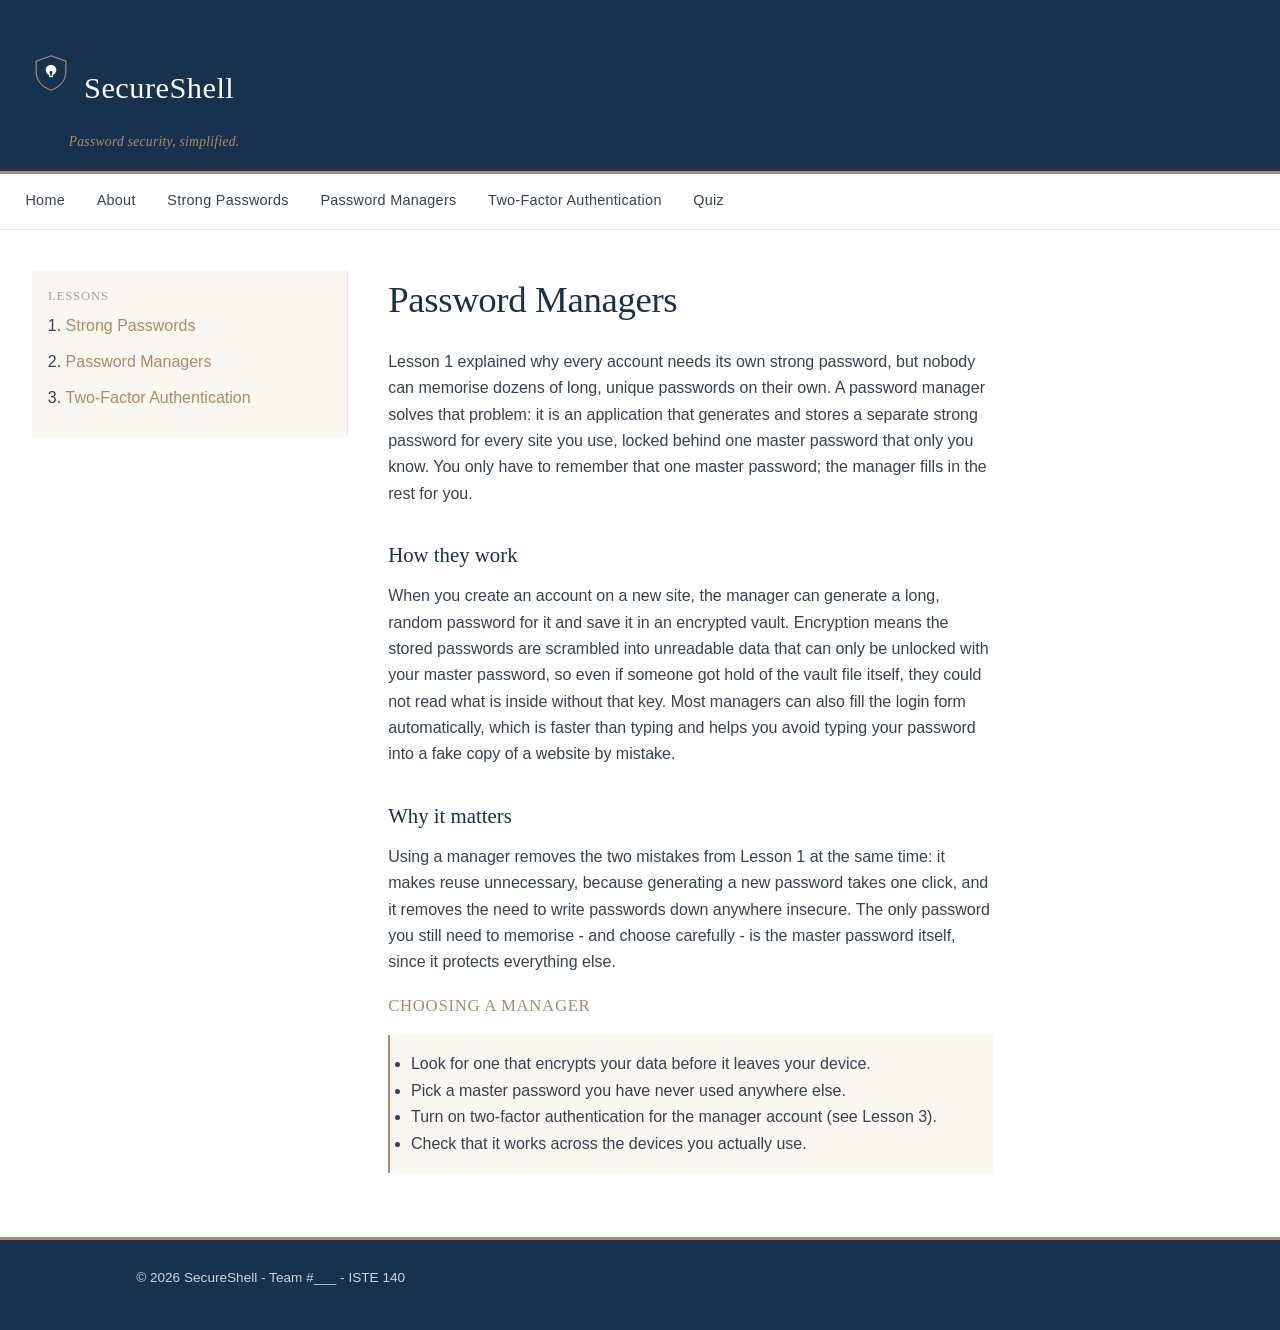
<file: secureshell/lesson2.html>
<!DOCTYPE html>
<html lang="en">
<head>
  <meta charset="utf-8">
  <meta name="viewport" content="width=device-width, initial-scale=1.0">
  <meta name="description" content="Password Managers - part of the SecureShell password security tutorial.">
  <meta name="keywords" content="password security, Password Managers, SecureShell">
  <meta name="author" content="SecureShell Team">
  <title>Password Managers | SecureShell</title>
  <link rel="stylesheet" href="assets/css/style.css">
</head>
<body>

<header id="site_header">
  <img src="assets/media/logo.svg" alt="SecureShell logo">
  <h2 class="site_name">SecureShell</h2>
  <p class="tagline">Password security, simplified.</p>
</header>

<nav id="main_nav">
  <ul>
    <li><a href="index.html">Home</a></li>
    <li><a href="about.html">About</a></li>
    <li><a href="lesson1.html">Strong Passwords</a></li>
    <li><a href="lesson2.html">Password Managers</a></li>
    <li><a href="lesson3.html">Two-Factor Authentication</a></li>
    <li><a href="quiz.html">Quiz</a></li>
  </ul>
</nav>

<main>

  <section id="content">
    <h1>Password Managers</h1>
    <p>
      Lesson 1 explained why every account needs its own strong password,
      but nobody can memorise dozens of long, unique passwords on their
      own. A password manager solves that problem: it is an application
      that generates and stores a separate strong password for every site
      you use, locked behind one master password that only you know. You
      only have to remember that one master password; the manager fills
      in the rest for you.
    </p>

    <h2>How they work</h2>
    <p>
      When you create an account on a new site, the manager can generate a
      long, random password for it and save it in an encrypted vault.
      Encryption means the stored passwords are scrambled into unreadable
      data that can only be unlocked with your master password, so even if
      someone got hold of the vault file itself, they could not read what
      is inside without that key. Most managers can also fill the login
      form automatically, which is faster than typing and helps you avoid
      typing your password into a fake copy of a website by mistake.
    </p>

    <h2>Why it matters</h2>
    <p>
      Using a manager removes the two mistakes from Lesson 1 at the same
      time: it makes reuse unnecessary, because generating a new password
      takes one click, and it removes the need to write passwords down
      anywhere insecure. The only password you still need to memorise -
      and choose carefully - is the master password itself, since it
      protects everything else.
    </p>

    <h3>Choosing a manager</h3>
    <ul class="callout">
      <li>Look for one that encrypts your data before it leaves your device.</li>
      <li>Pick a master password you have never used anywhere else.</li>
      <li>Turn on two-factor authentication for the manager account (see Lesson 3).</li>
      <li>Check that it works across the devices you actually use.</li>
    </ul>
  </section>

  <aside id="sidebar">
    <h2>Lessons</h2>
    <ol>
      <li><a href="lesson1.html">Strong Passwords</a></li>
      <li><a href="lesson2.html">Password Managers</a></li>
      <li><a href="lesson3.html">Two-Factor Authentication</a></li>
    </ol>
  </aside>

</main>

<footer id="foot">
  <p>&copy; 2026 SecureShell - Team #___ - ISTE 140</p>
</footer>

</body>
</html>
</file>
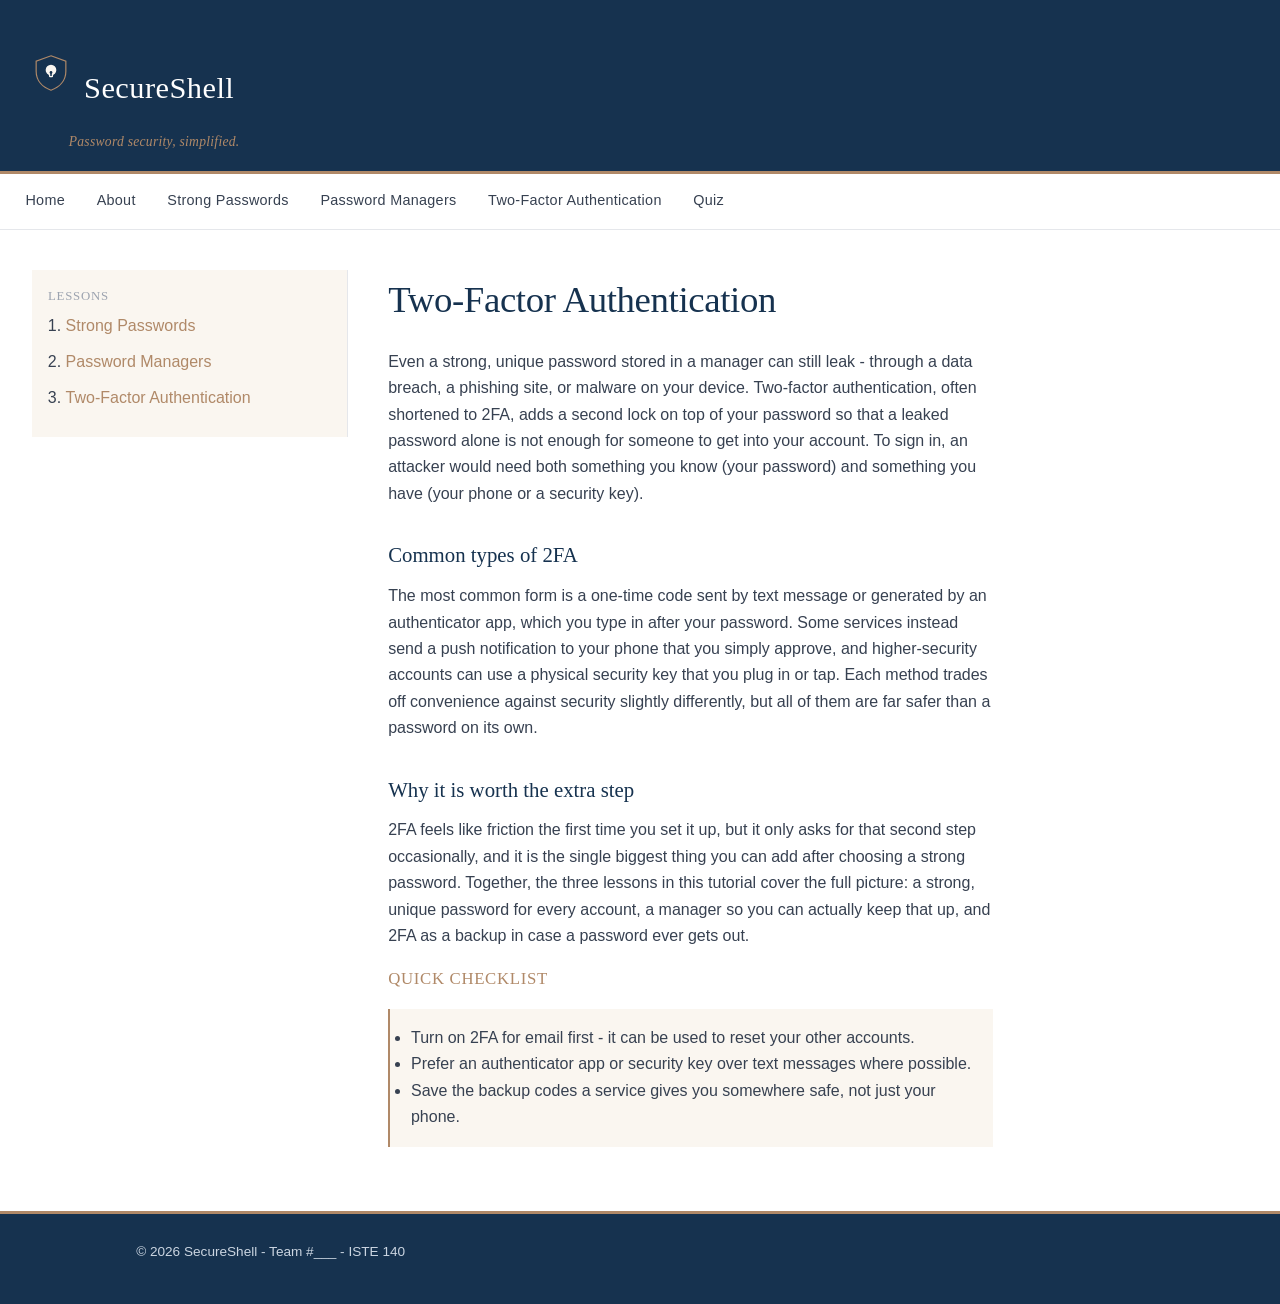
<file: secureshell/lesson3.html>
<!DOCTYPE html>
<html lang="en">
<head>
  <meta charset="utf-8">
  <meta name="viewport" content="width=device-width, initial-scale=1.0">
  <meta name="description" content="Two-Factor Authentication - part of the SecureShell password security tutorial.">
  <meta name="keywords" content="password security, Two-Factor Authentication, SecureShell">
  <meta name="author" content="SecureShell Team">
  <title>Two-Factor Authentication | SecureShell</title>
  <link rel="stylesheet" href="assets/css/style.css">
</head>
<body>

<header id="site_header">
  <img src="assets/media/logo.svg" alt="SecureShell logo">
  <h2 class="site_name">SecureShell</h2>
  <p class="tagline">Password security, simplified.</p>
</header>

<nav id="main_nav">
  <ul>
    <li><a href="index.html">Home</a></li>
    <li><a href="about.html">About</a></li>
    <li><a href="lesson1.html">Strong Passwords</a></li>
    <li><a href="lesson2.html">Password Managers</a></li>
    <li><a href="lesson3.html">Two-Factor Authentication</a></li>
    <li><a href="quiz.html">Quiz</a></li>
  </ul>
</nav>

<main>

  <section id="content">
    <h1>Two-Factor Authentication</h1>
    <p>
      Even a strong, unique password stored in a manager can still leak -
      through a data breach, a phishing site, or malware on your device.
      Two-factor authentication, often shortened to 2FA, adds a second
      lock on top of your password so that a leaked password alone is not
      enough for someone to get into your account. To sign in, an attacker
      would need both something you know (your password) and something you
      have (your phone or a security key).
    </p>

    <h2>Common types of 2FA</h2>
    <p>
      The most common form is a one-time code sent by text message or
      generated by an authenticator app, which you type in after your
      password. Some services instead send a push notification to your
      phone that you simply approve, and higher-security accounts can use
      a physical security key that you plug in or tap. Each method trades
      off convenience against security slightly differently, but all of
      them are far safer than a password on its own.
    </p>

    <h2>Why it is worth the extra step</h2>
    <p>
      2FA feels like friction the first time you set it up, but it only
      asks for that second step occasionally, and it is the single biggest
      thing you can add after choosing a strong password. Together, the
      three lessons in this tutorial cover the full picture: a strong,
      unique password for every account, a manager so you can actually
      keep that up, and 2FA as a backup in case a password ever gets out.
    </p>

    <h3>Quick checklist</h3>
    <ul class="callout">
      <li>Turn on 2FA for email first - it can be used to reset your other accounts.</li>
      <li>Prefer an authenticator app or security key over text messages where possible.</li>
      <li>Save the backup codes a service gives you somewhere safe, not just your phone.</li>
    </ul>
  </section>

  <aside id="sidebar">
    <h2>Lessons</h2>
    <ol>
      <li><a href="lesson1.html">Strong Passwords</a></li>
      <li><a href="lesson2.html">Password Managers</a></li>
      <li><a href="lesson3.html">Two-Factor Authentication</a></li>
    </ol>
  </aside>

</main>

<footer id="foot">
  <p>&copy; 2026 SecureShell - Team #___ - ISTE 140</p>
</footer>

</body>
</html>
</file>
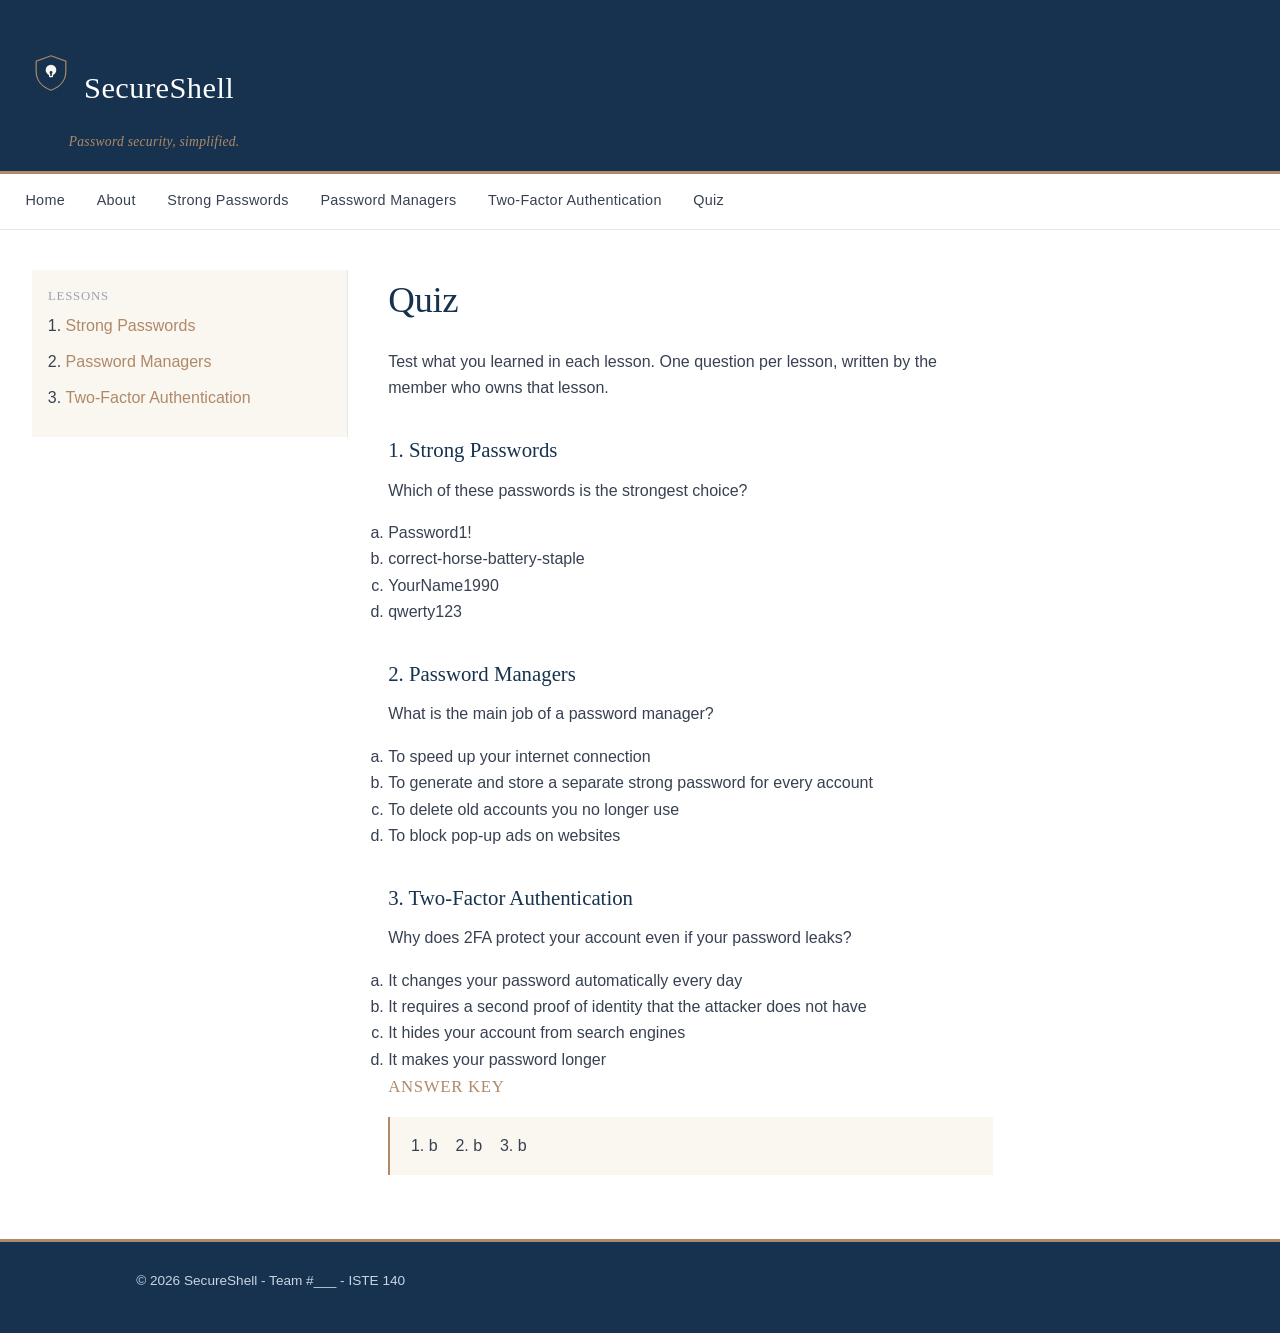
<file: secureshell/quiz.html>
<!DOCTYPE html>
<html lang="en">
<head>
  <meta charset="utf-8">
  <meta name="viewport" content="width=device-width, initial-scale=1.0">
  <meta name="description" content="Quiz - part of the SecureShell password security tutorial.">
  <meta name="keywords" content="password security, Quiz, SecureShell">
  <meta name="author" content="SecureShell Team">
  <title>Quiz | SecureShell</title>
  <link rel="stylesheet" href="assets/css/style.css">
</head>
<body>

<header id="site_header">
  <img src="assets/media/logo.svg" alt="SecureShell logo">
  <h2 class="site_name">SecureShell</h2>
  <p class="tagline">Password security, simplified.</p>
</header>

<nav id="main_nav">
  <ul>
    <li><a href="index.html">Home</a></li>
    <li><a href="about.html">About</a></li>
    <li><a href="lesson1.html">Strong Passwords</a></li>
    <li><a href="lesson2.html">Password Managers</a></li>
    <li><a href="lesson3.html">Two-Factor Authentication</a></li>
    <li><a href="quiz.html">Quiz</a></li>
  </ul>
</nav>

<main>

  <section id="content">
    <h1>Quiz</h1>
    <p>Test what you learned in each lesson. One question per lesson, written by the member who owns that lesson.</p>

    <h2>1. Strong Passwords</h2>
    <p>Which of these passwords is the strongest choice?</p>
    <ol type="a">
      <li>Password1!</li>
      <li>correct-horse-battery-staple</li>
      <li>YourName1990</li>
      <li>qwerty123</li>
    </ol>

    <h2>2. Password Managers</h2>
    <p>What is the main job of a password manager?</p>
    <ol type="a">
      <li>To speed up your internet connection</li>
      <li>To generate and store a separate strong password for every account</li>
      <li>To delete old accounts you no longer use</li>
      <li>To block pop-up ads on websites</li>
    </ol>

    <h2>3. Two-Factor Authentication</h2>
    <p>Why does 2FA protect your account even if your password leaks?</p>
    <ol type="a">
      <li>It changes your password automatically every day</li>
      <li>It requires a second proof of identity that the attacker does not have</li>
      <li>It hides your account from search engines</li>
      <li>It makes your password longer</li>
    </ol>

    <h3>Answer key</h3>
    <p class="callout">1. b &nbsp;&nbsp; 2. b &nbsp;&nbsp; 3. b</p>
  </section>
  </section>

  <aside id="sidebar">
    <h2>Lessons</h2>
    <ol>
      <li><a href="lesson1.html">Strong Passwords</a></li>
      <li><a href="lesson2.html">Password Managers</a></li>
      <li><a href="lesson3.html">Two-Factor Authentication</a></li>
    </ol>
  </aside>

</main>

<footer id="foot">
  <p>&copy; 2026 SecureShell - Team #___ - ISTE 140</p>
</footer>

</body>
</html>
</file>
<file: assets/css/style.css>
/* SecureShell stylesheet */

/* Reset */
* {
  margin: 0;
  padding: 0;
  box-sizing: border-box;
}

/* Colors */

/* Base typography */
body {
  font-family: "Times New Roman", Times, serif;
  font-size: 16px;
  color: #333333;
  line-height: 1.65;
  background-color: #FCF4ED;
}

h1, h2, h3 {
  font-family: "Times New Roman", Times, serif;
  color: #4B3F91;
  font-weight: bold;
  margin-bottom: 0.5em;
}

h1 {
  font-size: 2.8em;
  letter-spacing: -0.01em;
  color: #2F1F66;
}

h2 {
  font-size: 1.6em;
  margin-top: 1.5em;
}

h3 {
  font-size: 1.25em;
  letter-spacing: 0.04em;
  color: #C9705B;
}

p {
  margin-bottom: 1em;
  max-width: 68ch;
}

/* Links */
a {
  color: #7A6BC9;
  text-decoration: none;
  border-bottom: 1px solid transparent;
}

a:hover {
  border-bottom-color: #C9705B;
}

a:visited {
  color: #4B3F91;
}

/* ===================== Header ===================== */
#site_header {
  background-color: #5D518C;
  border-bottom: 4px solid #E6A775;
  padding: 0.6em 2em;
  display: flex;
  align-items: center;
  flex-wrap: wrap;
}

#site_header .site_name {
  font-family: "Courier New", Courier, monospace;
  color: #ffffff;
  font-size: 1.5em;
  font-weight: normal;
  letter-spacing: 0.015em;
  margin: 0;
}

#site_header .tagline {
  font-family: "Courier New", Courier, monospace;
  font-style: italic;
  font-size: 0.8em;
  color: #F3EFFF;
  margin: 0 0 0 0.9em;
  letter-spacing: 0.02em;
}

#site_header img {
  height: 28px;
  vertical-align: middle;
  margin-right: 0.5em;
  align-self: center;
}

/* Navigation */
#main_nav {
  background-color: #F3EFFF;
  border-bottom: 1px solid #e5e7eb;
  overflow: hidden;
}

#main_nav ul {
  list-style: none;
  padding-left: 0.6em;
}

#main_nav a {
  font-family: "Courier New", Courier, monospace;
  display: block;
  padding: 1em 1.1em;
  color: #4B3F91;
  font-size: 0.9em;
  letter-spacing: 0.02em;
  border-bottom: 2px solid transparent;
  white-space: nowrap;
}

#main_nav li {
  float: left;
}

#main_nav a:hover {
  color: #C9705B;
  border-bottom-color: #C9705B;
}

/* Layout */
main {
  overflow: hidden;
  padding: 2.5em 2em;
}

#sidebar {
  float: left;
  width: 26%;
  padding: 1em 1.5em 1em 1em;
  border-right: 1px solid #C9705B;
  background-color: #FCF5FF;
}

#content {
  float: right;
  width: 74%;
  padding-left: 2.5em;
}

#sidebar h2 {
  font-size: 0.8em;
  letter-spacing: 0.06em;
  color: #6b7280;
  margin-top: 0;
}

#sidebar ol,
#sidebar ul {
  margin-left: 1.1em;
}

#sidebar li {
  margin-bottom: 0.6em;
}

/* About page table */
table {
  width: 100%;
  border-collapse: collapse;
  margin: 1em 0 2em;
}

th, td {
  padding: 0.75em 0.5em;
  text-align: left;
  border-bottom: 1px solid #e5e7eb;
}

th {
  color: #4B3F91;
  border-bottom: 2px solid #C9705B;
}

/* Home page hero image */
.hero_image {
  max-width: 420px;
  width: 100%;
  height: auto;
  margin-bottom: 0.5em;
}

figcaption {
  font-size: 0.85em;
  color: #6b7280;
}

/* Callouts */
.callout {
  background-color: #EAF7FB;
  border-left: 2px solid #C9705B;
  padding: 1em 1.3em;
  margin: 1em 0 1.5em;
  max-width: 68ch;
}

.answer_key span {
  margin-right: 1.8em;
}

/* Footer */
#foot {
  font-family: "Courier New", Courier, monospace;
  clear: both;
  background-color: #5D518C;
  color: #F3EFFF;
  text-align: center;
  font-size: 0.85em;
  padding: 2em 1em;
  border-top: 4px solid #E6A775;
}
</file>
<file: secureshell/assets/css/style.css>
/* ===================================================
   SecureShell - main stylesheet
   The ONLY stylesheet for this site (assets/css/style.css)
   Minimalist pass: light backgrounds, generous whitespace,
   one accent colour used sparingly and on purpose.
   =================================================== */

/* Reset */
* {
  margin: 0;
  padding: 0;
  box-sizing: border-box;
}

/* Colour system: navy (#16324f) + warm brass accent (#b08968),
   plus black/white/grey - used directly throughout this file */

/* Base typography */
body {
  font-family: "Helvetica Neue", Arial, sans-serif; /* body font */
  font-size: 16px;
  color: #374151;
  line-height: 1.65;
  background-color: #ffffff;
}

h1, h2, h3 {
  font-family: Georgia, "Times New Roman", serif; /* heading font */
  color: #16324f;
  font-weight: normal; /* let size, not boldness, carry the hierarchy */
  margin-bottom: 0.5em;
}

h1 {
  font-size: 2.3em;
  letter-spacing: -0.01em;
}

h2 {
  font-size: 1.3em;
  margin-top: 1.5em;
}

h3 {
  font-size: 1.05em;
  text-transform: uppercase;
  letter-spacing: 0.04em;
  color: #b08968;
}

p {
  margin-bottom: 1em;
  max-width: 68ch; /* comfortable line length */
}

/* Links (tag selector + descendant selector + pseudo-class) */
a {
  color: #b08968;
  text-decoration: none;
  border-bottom: 1px solid transparent;
}

a:hover {
  border-bottom-color: #b08968;
}

a:visited {
  color: #16324f;
}

/* ===================== Header ===================== */
#site_header {
  background-color: #16324f;
  border-bottom: 3px solid #b08968;
  padding: 1.1em 2em;
}

#site_header .site_name {
  font-family: Georgia, serif;
  color: #ffffff;
  font-size: 1.9em;
  font-weight: normal;
  letter-spacing: 0.015em;
  display: inline-block;
  vertical-align: middle;
}

#site_header .tagline {
  font-family: Georgia, serif;
  font-style: italic;
  font-size: 0.85em;
  color: #b08968;
  margin: 0.2em 0 0 2.7em; /* aligns under the wordmark, past the logo */
  letter-spacing: 0.02em;
}

#site_header img {
  height: 38px;
  vertical-align: middle;
  margin-right: 0.6em;
}

/* ===================== Navigation ===================== */
#main_nav {
  background-color: #ffffff;
  border-bottom: 1px solid #e5e7eb;
  overflow: hidden; /* clear the floated list items */
}

#main_nav ul {
  list-style: none;
  padding-left: 0.6em; /* offsets the link's own padding so text lines up with header/main at 2em */
}

/* descendant selector: nav a */
#main_nav a {
  display: block;
  padding: 1em 1.1em;
  color: #374151;
  font-size: 0.9em;
  letter-spacing: 0.02em;
  border-bottom: 2px solid transparent;
  white-space: nowrap;
}

#main_nav li {
  float: left; /* horizontal menu via float */
}

/* hover effect on nav links - underline, not a colour block, stays minimal */
#main_nav a:hover {
  color: #b08968;
  border-bottom-color: #b08968;
}

/* ===================== Layout: main / section / aside ===================== */
main {
  overflow: hidden; /* contain the floats below */
  padding: 2.5em 2em;
}

/* Aside/sidebar sits on the LEFT, content on the RIGHT, per the layout diagram */
#sidebar {
  float: left;
  width: 26%;
  padding: 1em 1.5em 1em 1em;
  border-right: 1px solid #e5e7eb;
  background-color: #faf6f0;
}

#content {
  float: right;
  width: 74%;
  padding-left: 2.5em;
}

#sidebar h2 {
  font-size: 0.8em;
  text-transform: uppercase;
  letter-spacing: 0.06em;
  color: #9ca3af;
  margin-top: 0;
}

#sidebar ol,
#sidebar ul {
  margin-left: 1.1em;
}

#sidebar li {
  margin-bottom: 0.6em;
}

/* Table on the About page */
table {
  width: 100%;
  border-collapse: collapse;
  margin: 1em 0 2em;
}

th, td {
  border: none;
  border-bottom: 1px solid #e5e7eb;
  padding: 0.75em 0.5em;
  text-align: left;
}

th {
  background-color: transparent;
  color: #16324f;
  font-size: 0.8em;
  text-transform: uppercase;
  letter-spacing: 0.04em;
  font-weight: normal;
  border-bottom: 2px solid #b08968;
}

/* Home page hero image */
.hero_image {
  max-width: 100%;
  height: auto;
  margin-bottom: 0.5em;
}

figcaption {
  font-size: 0.85em;
  color: #9ca3af;
}

/* ===================== Callout boxes (repetition across lessons/quiz) ===================== */
.callout {
  background-color: #faf6f0;
  border-left: 2px solid #b08968;
  padding: 1em 1.3em;
  margin: 1em 0 1.5em;
  max-width: 68ch;
}

/* ===================== Footer ===================== */
#foot {
  clear: both;
  background-color: #16324f;
  color: #cbd5e1;
  text-align: center;
  font-size: 0.85em;
  padding: 2em 1em;
  border-top: 3px solid #b08968;
}
</file>
